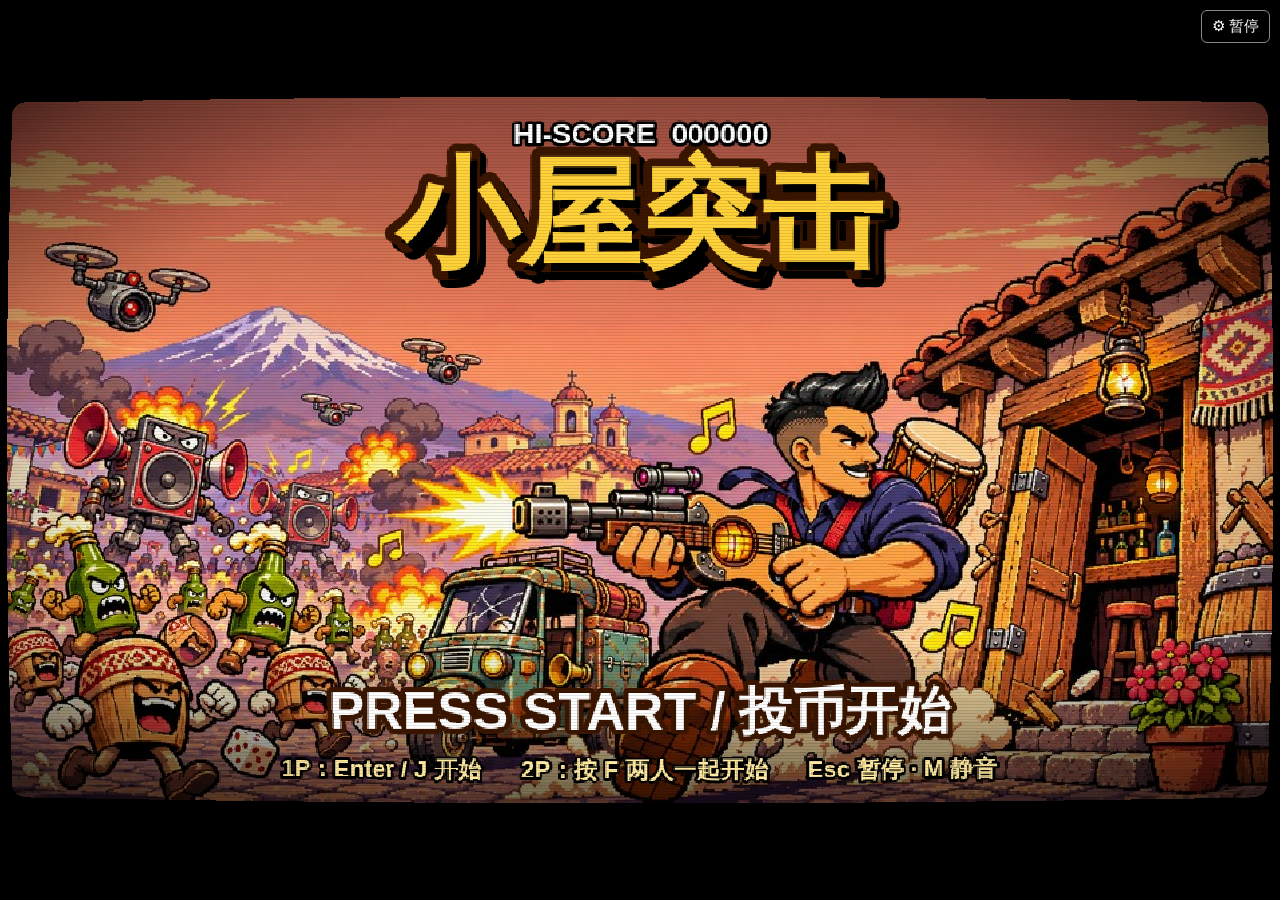
<file: index.html>
<!doctype html>
<html lang="zh-CN"><head><meta charset="utf-8">
<meta name="viewport" content="width=device-width,initial-scale=1">
<title>小屋突击</title>
<meta http-equiv="refresh" content="0; url=v1.0/">
<script>location.replace('v1.0/' + location.search + location.hash);</script>
<style>body{background:#000;color:#ffd27a;font:18px sans-serif;text-align:center;padding-top:30vh}a{color:#fff}</style>
</head><body>
<p>正在进入《小屋突击》v1.0……</p>
<p><a href="v1.0/">没跳转就点这里开始玩</a> · <a href="devlog/">开发日志</a></p>
</body></html>
</file>
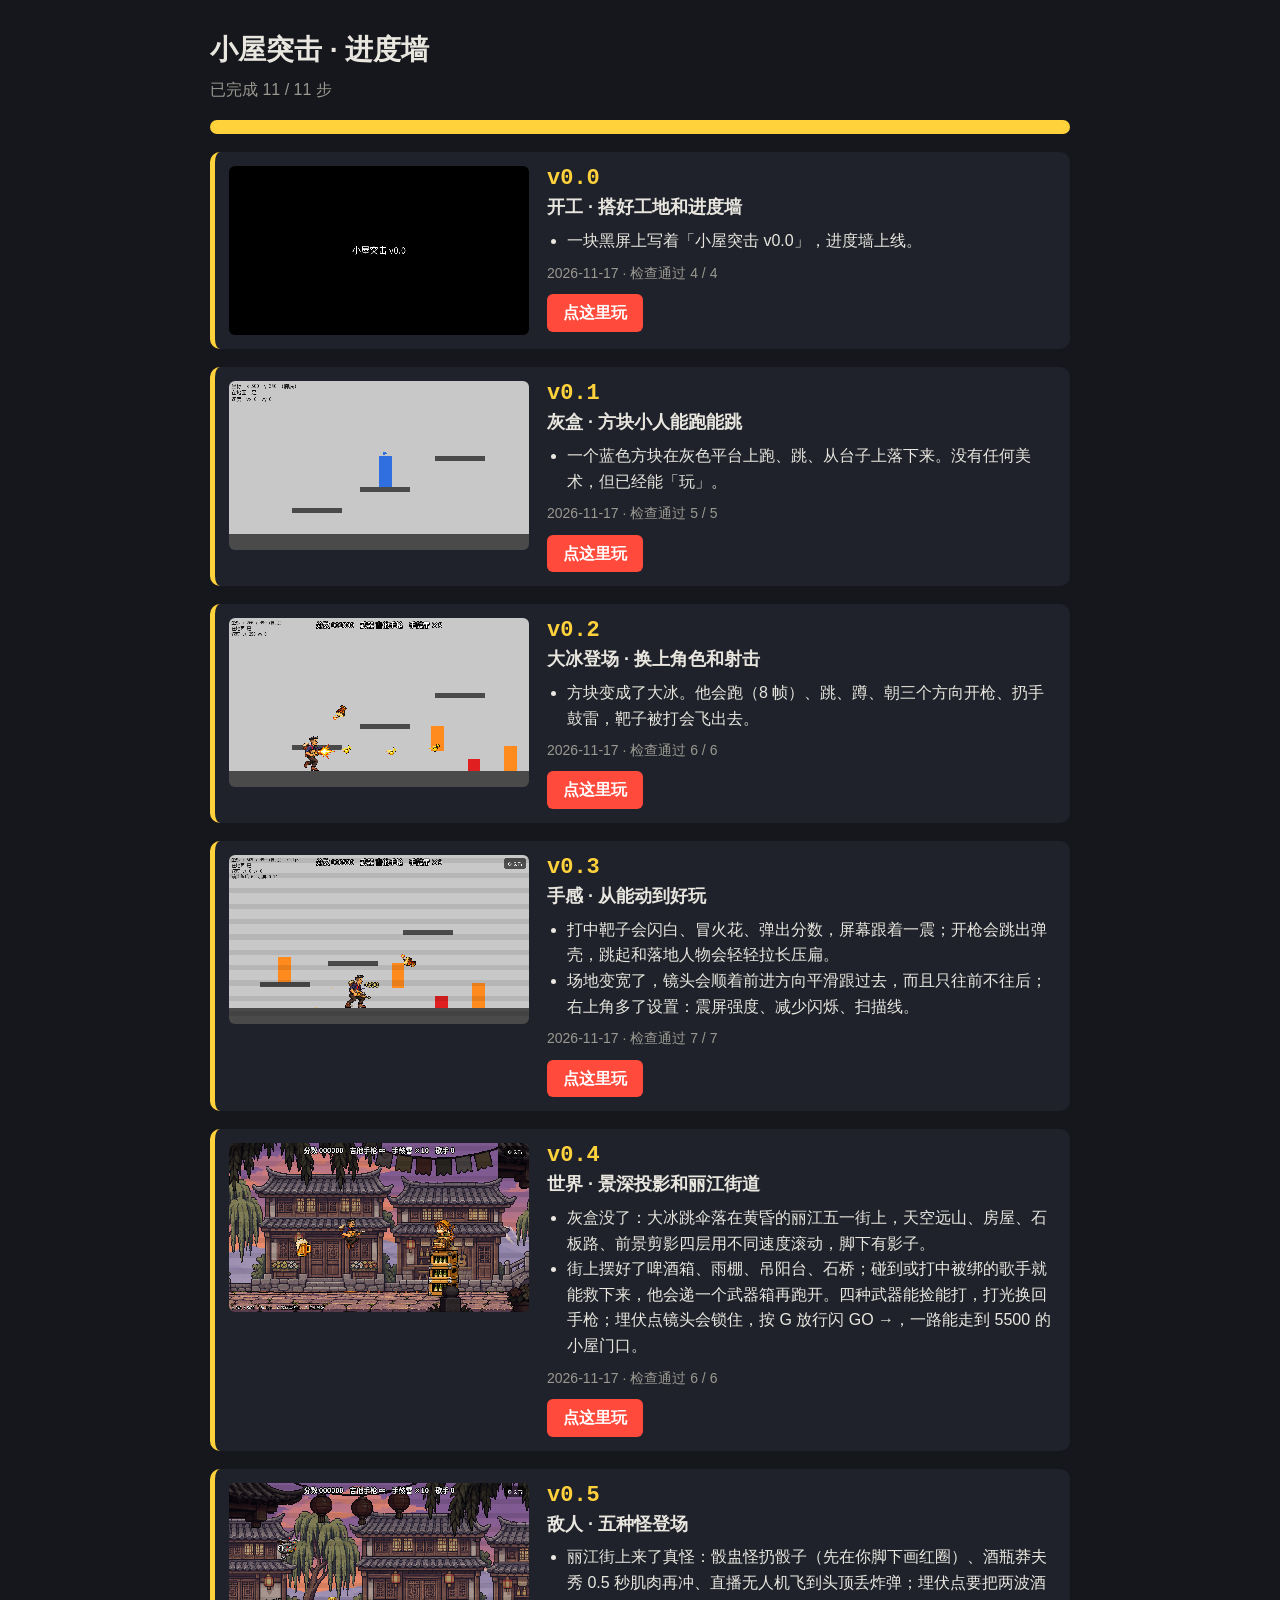
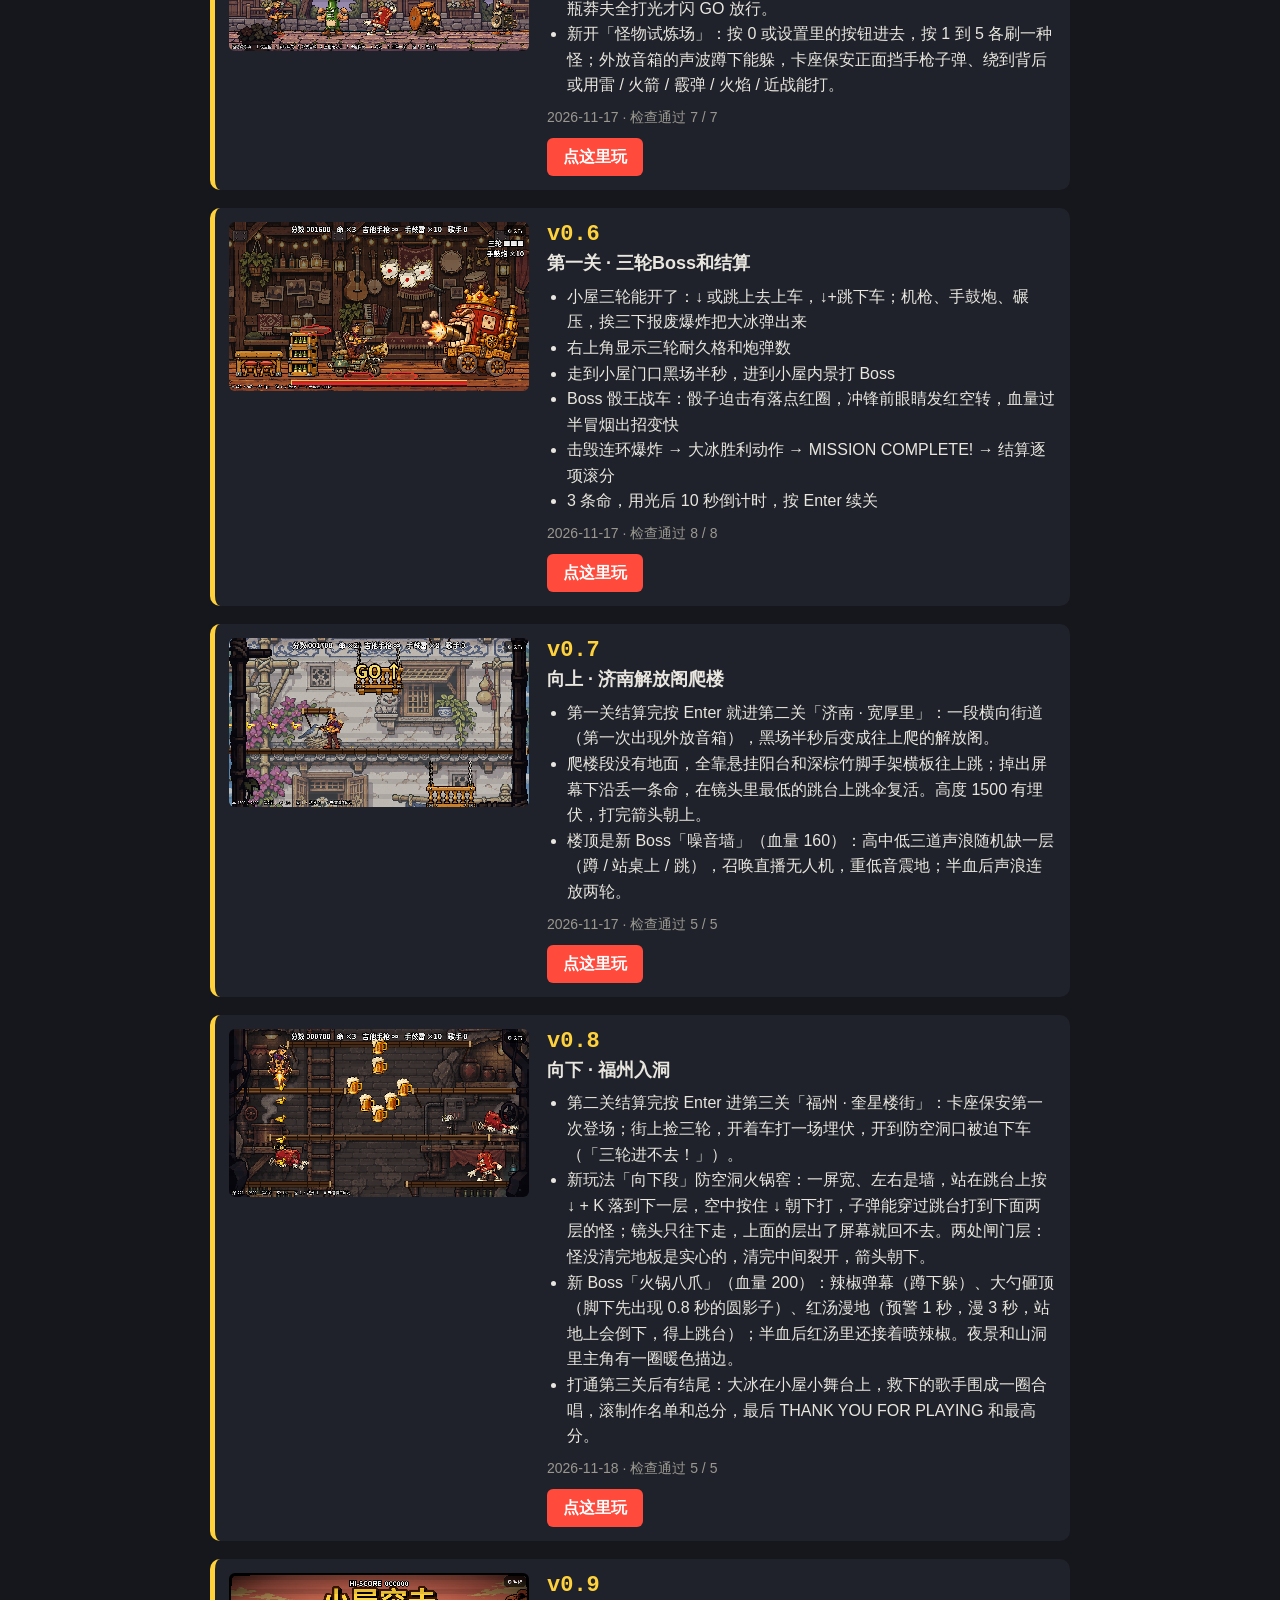
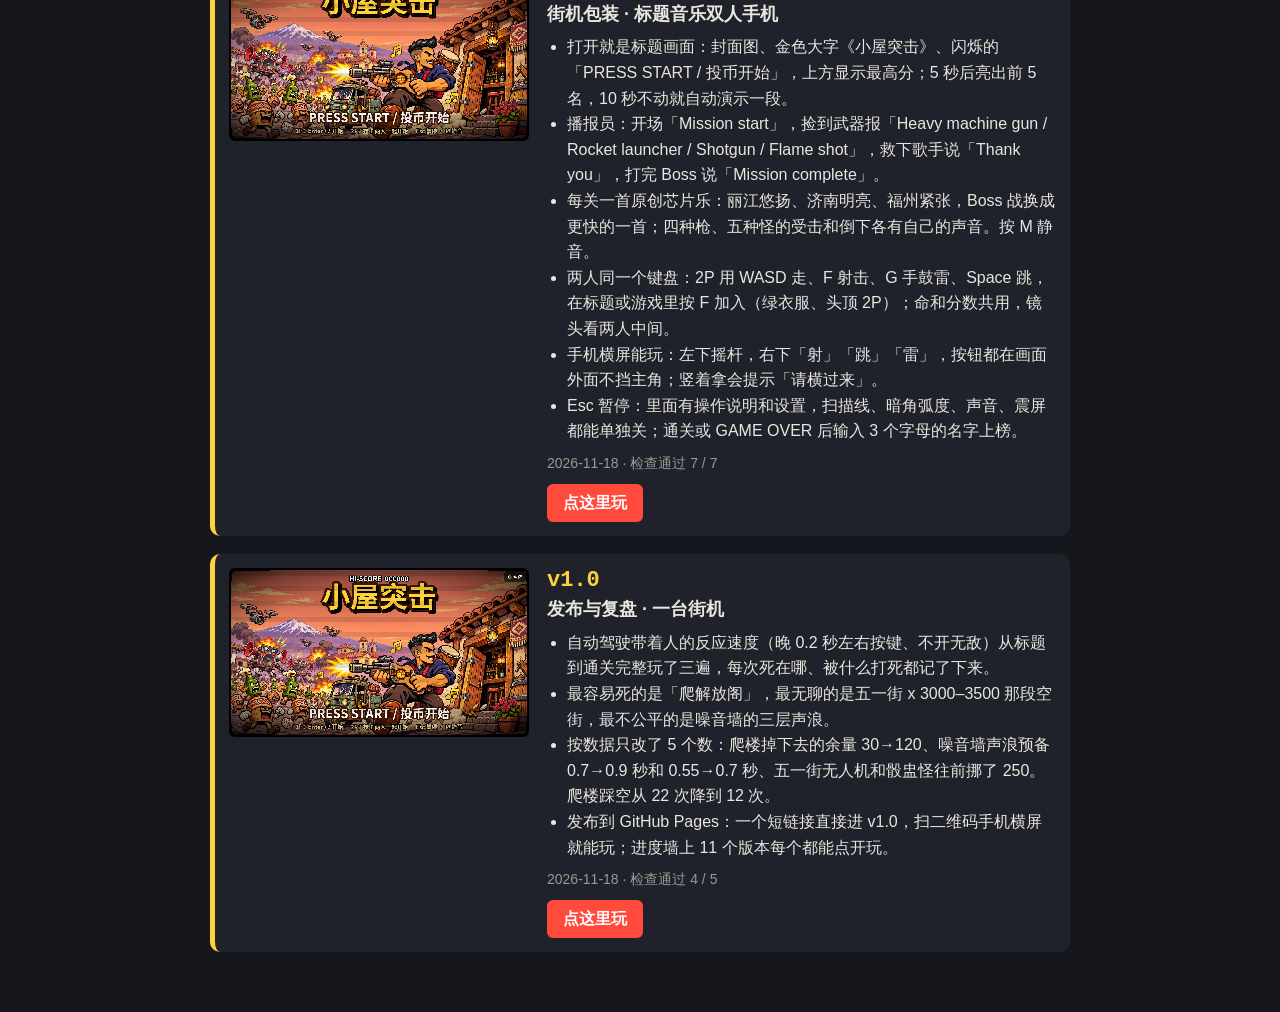
<file: devlog/index.html>
<!doctype html>
<html lang="zh"><head><meta charset="utf-8"><meta name="viewport" content="width=device-width,initial-scale=1"><title>小屋突击 · 进度墙</title>
<style>
body{margin:0;background:#15171c;color:#e8e6df;font:16px/1.6 -apple-system,"PingFang SC","Microsoft YaHei",sans-serif}
main{max-width:860px;margin:0 auto;padding:28px 18px 60px}
h1{font-size:28px;margin:0}.sub{color:#9a9890;margin:4px 0 18px}
.bar{height:14px;background:#2a2d35;border-radius:7px;overflow:hidden}.bar i{display:block;height:100%;background:#ffd23c}
.card{display:grid;grid-template-columns:300px 1fr;gap:18px;background:#1f222a;border-radius:10px;padding:14px;margin-top:18px;border-left:5px solid #444}
.card.done{border-left-color:#ffd23c}.card img{width:100%;border-radius:6px;image-rendering:pixelated;display:block}
.v{font:700 22px ui-monospace,Menlo,monospace;color:#ffd23c}.card:not(.done) .v{color:#777}
h2{font-size:18px;margin:2px 0 6px}ul{margin:0;padding-left:20px}.meta{color:#9a9890;font-size:14px;margin-top:8px}
a.play{display:inline-block;margin-top:10px;background:#ff4a3c;color:#fff;text-decoration:none;padding:6px 16px;border-radius:6px;font-weight:700}
.card:not(.done){opacity:.55}
@media(max-width:640px){.card{grid-template-columns:1fr}}
</style></head><body><main>
<h1 id="t">进度墙</h1><p class="sub" id="s"></p><div class="bar"><i id="b"></i></div><div id="list"></div>
</main><script>
const src=new URLSearchParams(location.search).get('data')||'versions.json';
fetch(src).then(r=>r.json()).then(d=>{
  const done=d.versions.filter(v=>v.done).length;
  document.getElementById('t').textContent=d.project+' · 进度墙';
  document.getElementById('s').textContent='已完成 '+done+' / '+d.total+' 步';
  document.getElementById('b').style.width=(done/d.total*100)+'%';
  const L=document.getElementById('list');
  for(const v of d.versions){const c=document.createElement('div');c.className='card'+(v.done?' done':'');
    const im=document.createElement('img');im.src=v.shot;im.alt=v.version;c.appendChild(im);
    const r=document.createElement('div');
    const a=document.createElement('div');a.className='v';a.textContent=v.version;r.appendChild(a);
    const h=document.createElement('h2');h.textContent=v.title;r.appendChild(h);
    const u=document.createElement('ul');for(const n of v.news){const li=document.createElement('li');li.textContent=n;u.appendChild(li);}r.appendChild(u);
    const m=document.createElement('div');m.className='meta';m.textContent=v.done?(v.date+' · 检查通过 '+v.passed+' / '+v.total):'还没做';r.appendChild(m);
    if(v.done&&/^https?:|^\//.test(v.link)){const p=document.createElement('a');p.className='play';p.href=v.link;p.textContent='点这里玩';r.appendChild(p);}
    c.appendChild(r);L.appendChild(c);}
  window.__n=d.versions.length;
});
</script></body></html>
</file>
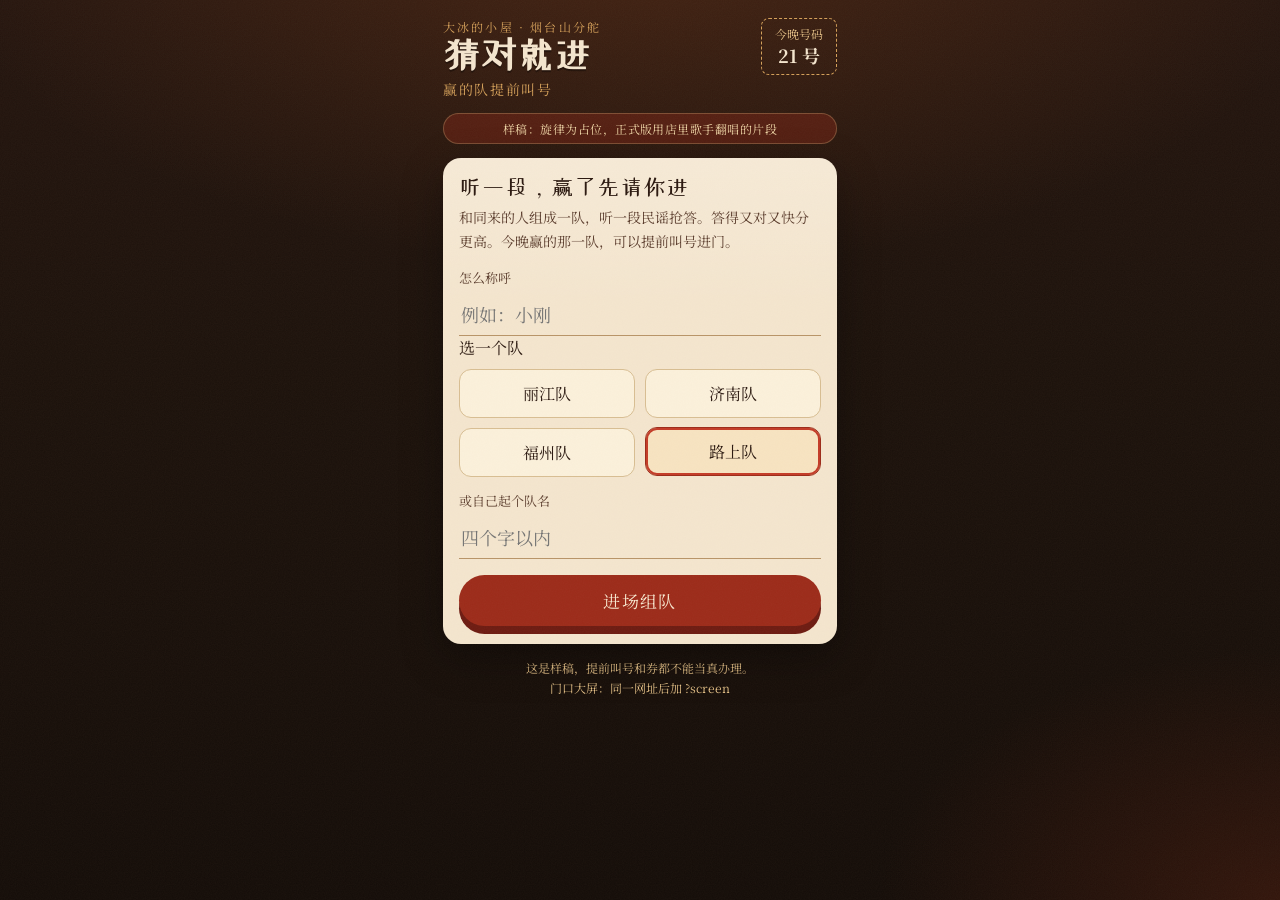
<file: listen-sample/index.html>
<!DOCTYPE html>
<html lang="zh-CN">
<head>
  <meta charset="UTF-8" />
  <meta name="viewport" content="width=device-width, initial-scale=1, viewport-fit=cover" />
  <meta name="theme-color" content="#1c120c" />
  <title>猜对就进 · 赢的队提前叫号 · 大冰的小屋烟台山分舵（样稿）</title>
  <link rel="preconnect" href="https://fonts.googleapis.com" />
  <link rel="preconnect" href="https://fonts.gstatic.com" crossorigin />
  <link href="https://fonts.googleapis.com/css2?family=Ma+Shan+Zheng&family=Noto+Serif+SC:wght@400;600;700&family=ZCOOL+XiaoWei&display=swap" rel="stylesheet" />
  <link rel="stylesheet" href="styles.css" />
</head>
<body>
  <div class="grain" aria-hidden="true"></div>
  <div id="app"></div>
  <script src="app.js"></script>
</body>
</html>
</file>
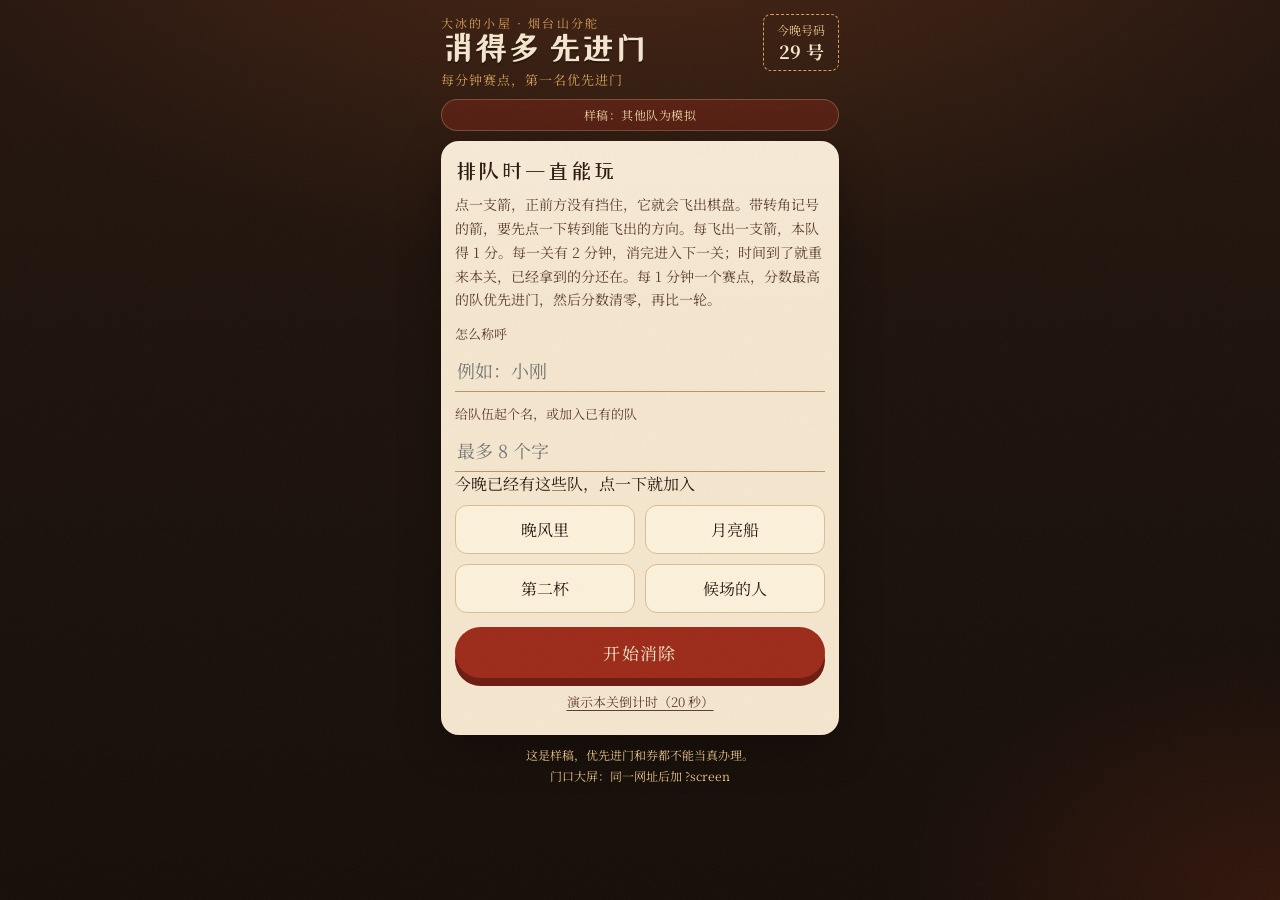
<file: queue-puzzle/index.html>
<!DOCTYPE html>
<html lang="zh-CN">
<head>
  <meta charset="UTF-8" />
  <meta name="viewport" content="width=device-width, initial-scale=1, viewport-fit=cover" />
  <meta name="format-detection" content="telephone=no" />
  <meta name="theme-color" content="#1c120c" />
  <title>消得多 先进门 · 每分钟赛点，第一名优先进门 · 大冰的小屋烟台山分舵（样稿）</title>
  <link rel="preconnect" href="https://fonts.googleapis.com" />
  <link rel="preconnect" href="https://fonts.gstatic.com" crossorigin />
  <link href="https://fonts.googleapis.com/css2?family=Ma+Shan+Zheng&family=Noto+Serif+SC:wght@400;600;700&family=ZCOOL+XiaoWei&display=swap" rel="stylesheet" />
  <link rel="stylesheet" href="styles.css" />
</head>
<body>
  <div class="grain" aria-hidden="true"></div>
  <div id="fly-layer" aria-hidden="true"></div>
  <div id="app"></div>
  <script src="app.js"></script>
</body>
</html>
</file>
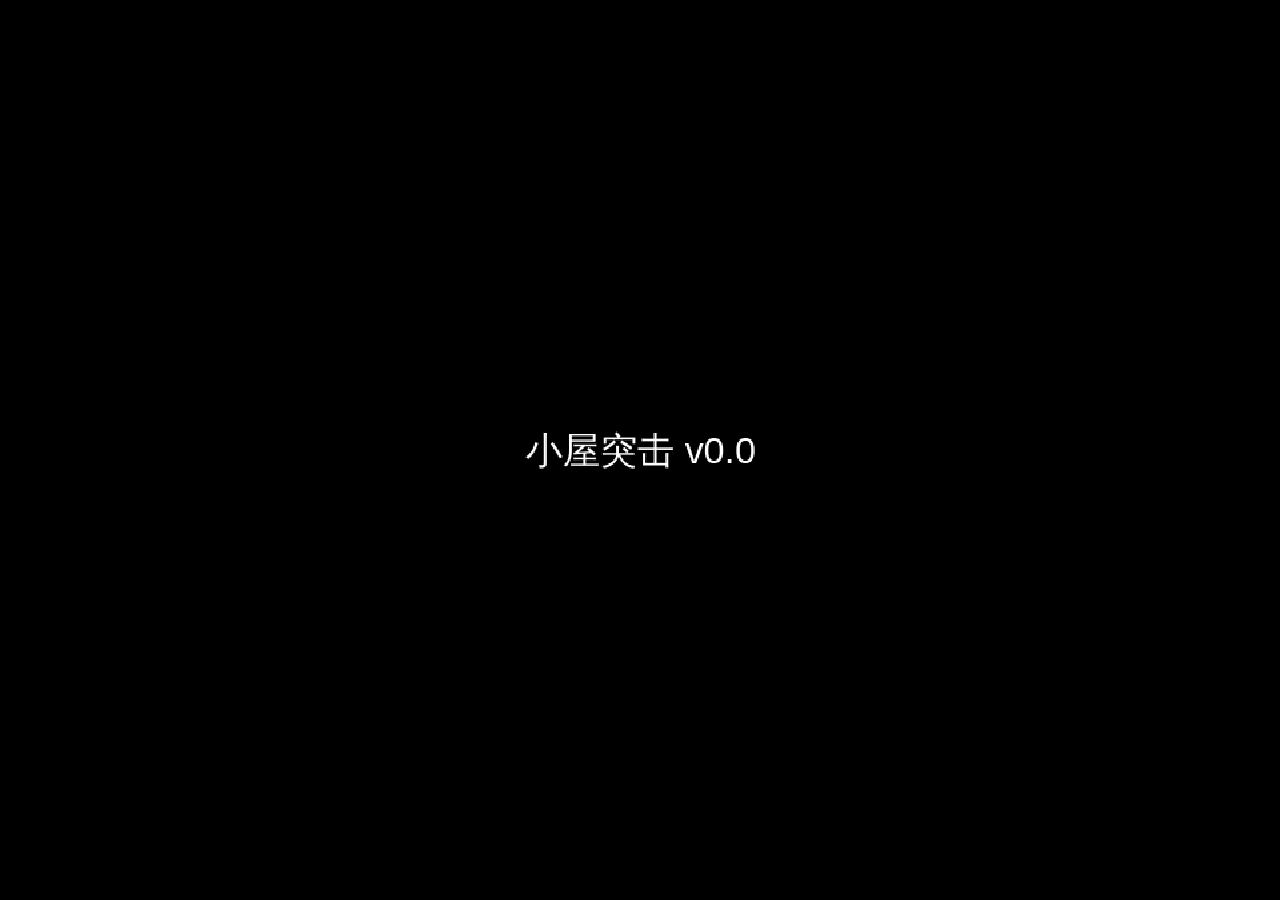
<file: v0.0/index.html>
<!doctype html>
<html lang="zh">
  <head>
    <meta charset="utf-8" />
    <meta name="viewport" content="width=device-width, initial-scale=1" />
    <title>小屋突击</title>
    <link rel="icon" href="data:," />
    <style>html,body{background:#000;height:100%;margin:0}#game{width:100%;height:100%}canvas{image-rendering:pixelated}</style>
    <script type="module" crossorigin src="./assets/index-DUlXjhRu.js"></script>
  </head>
  <body>
    <div id="game"></div>
  </body>
</html>
</file>
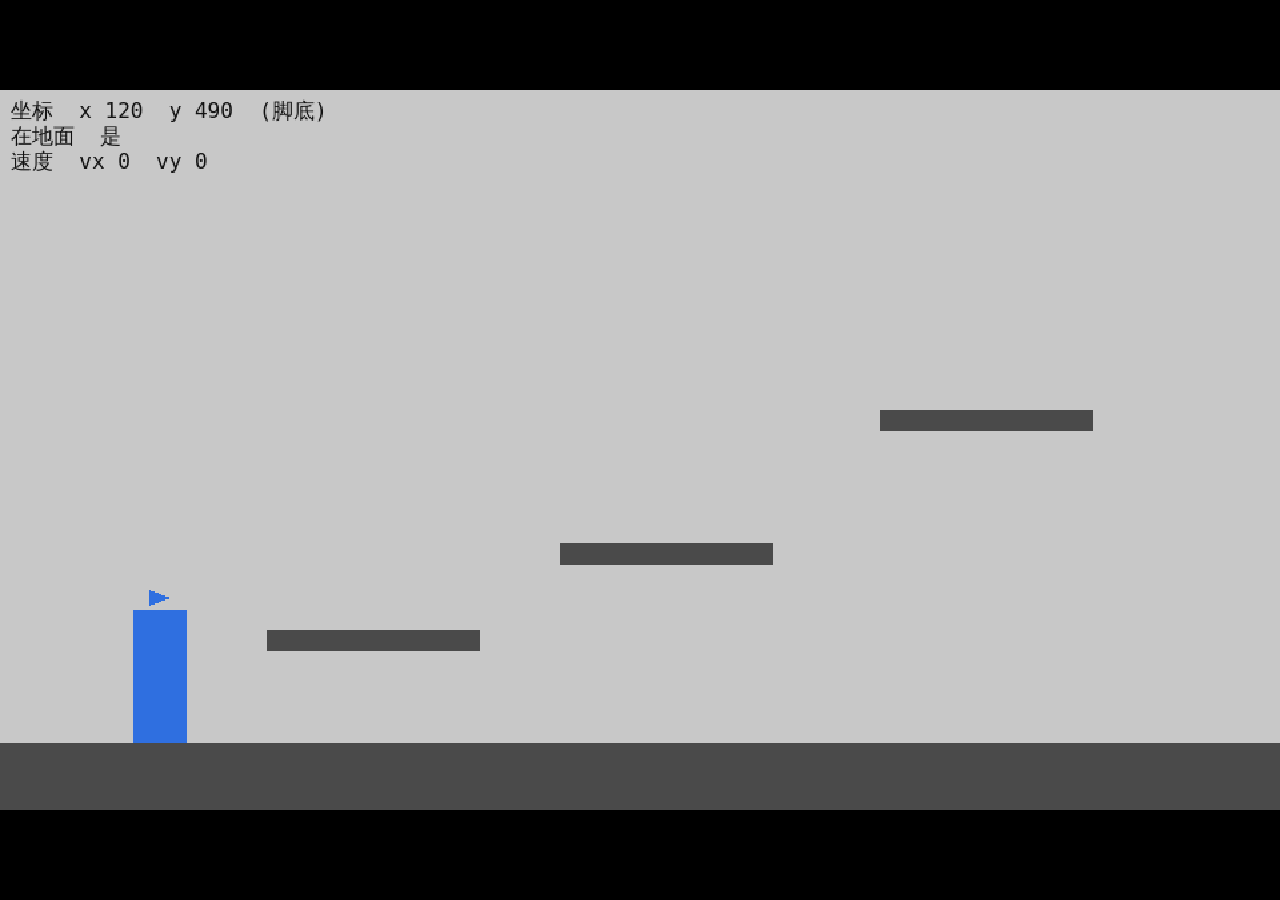
<file: v0.1/index.html>
<!doctype html>
<html lang="zh">
  <head>
    <meta charset="utf-8" />
    <meta name="viewport" content="width=device-width, initial-scale=1" />
    <title>小屋突击</title>
    <link rel="icon" href="data:," />
    <style>html,body{background:#000;height:100%;margin:0}#game{width:100%;height:100%}canvas{image-rendering:pixelated}</style>
    <script type="module" crossorigin src="./assets/index-CP5r6k_7.js"></script>
  </head>
  <body>
    <div id="game"></div>
  </body>
</html>
</file>
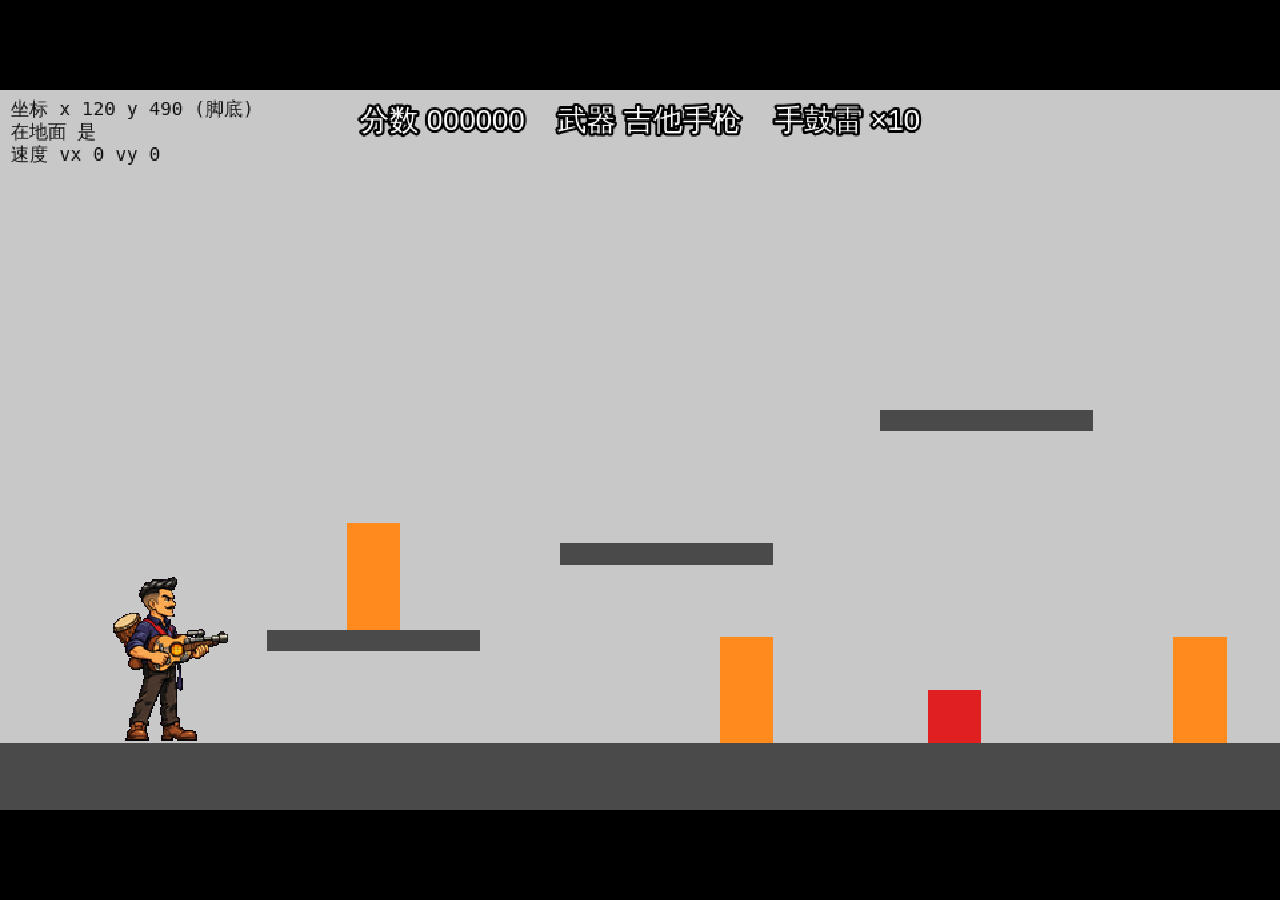
<file: v0.2/index.html>
<!doctype html>
<html lang="zh">
  <head>
    <meta charset="utf-8" />
    <meta name="viewport" content="width=device-width, initial-scale=1" />
    <title>小屋突击</title>
    <link rel="icon" href="data:," />
    <style>html,body{background:#000;height:100%;margin:0}#game{width:100%;height:100%}canvas{image-rendering:pixelated}</style>
    <script type="module" crossorigin src="./assets/index-CYK3etyq.js"></script>
  </head>
  <body>
    <div id="game"></div>
  </body>
</html>
</file>
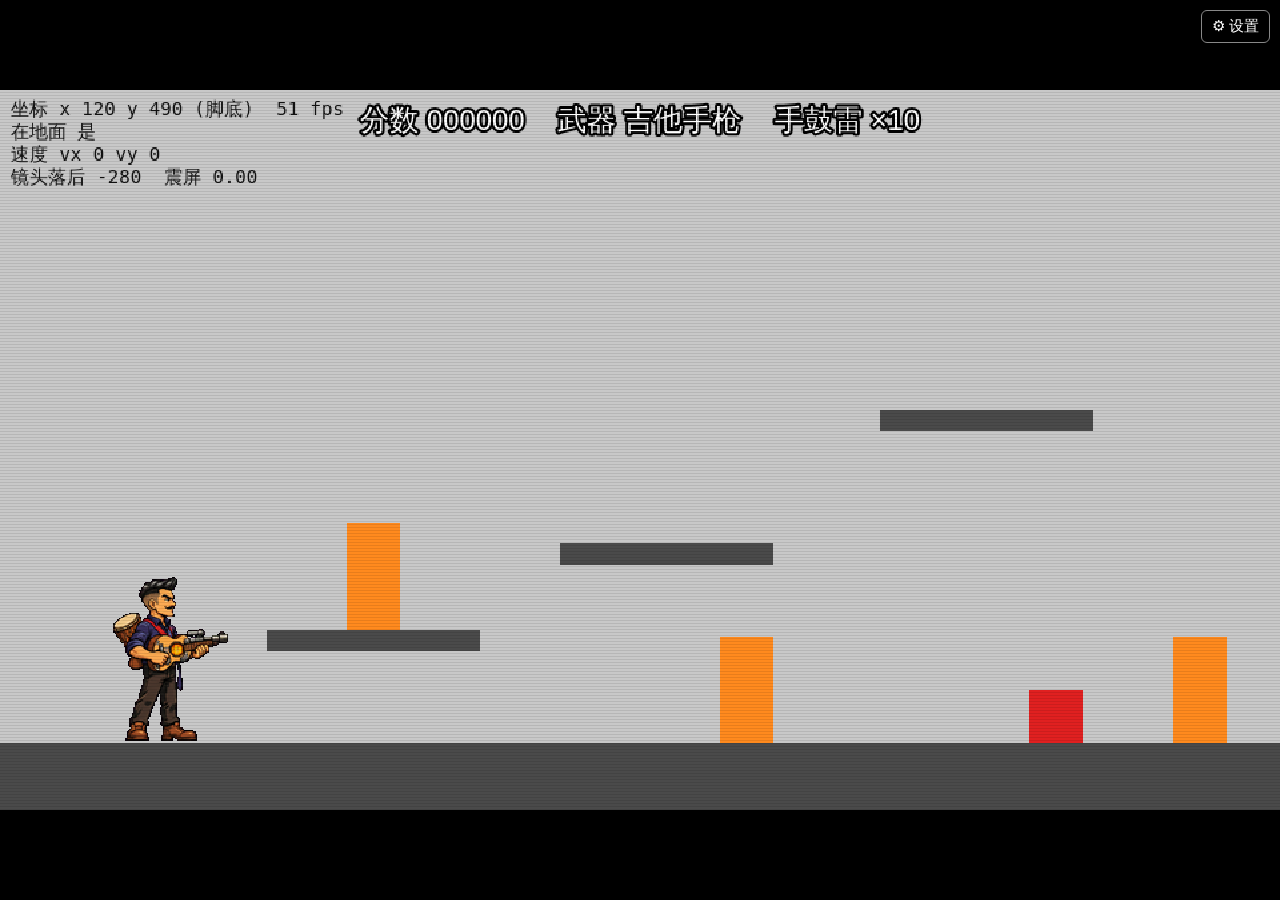
<file: v0.3/index.html>
<!doctype html>
<html lang="zh">
  <head>
    <meta charset="utf-8" />
    <meta name="viewport" content="width=device-width, initial-scale=1" />
    <title>小屋突击</title>
    <link rel="icon" href="data:," />
    <style>html,body{background:#000;height:100%;margin:0;font-family:PingFang SC,Microsoft YaHei,Noto Sans CJK SC,sans-serif;overflow:hidden}#game{width:100%;height:100%}canvas{image-rendering:pixelated}#scanlines{pointer-events:none;z-index:5;background:repeating-linear-gradient(#0000 0 2px,#0000002e 3px 3px);display:none;position:fixed;inset:0}#scanlines.on{display:block}#gear{z-index:10;color:#fff;cursor:pointer;background:#0009;border:1px solid #888;border-radius:6px;padding:6px 10px;font-size:15px;position:fixed;top:10px;right:10px}#settings{z-index:10;color:#eee;background:#141418f2;border:1px solid #666;border-radius:8px;width:250px;padding:14px 16px;font-size:15px;line-height:2;position:fixed;top:50px;right:10px}#settings h3{margin:0 0 6px;font-size:17px}#settings label{justify-content:space-between;align-items:center;gap:8px;display:flex}#settings input[type=range]{width:120px}#settings button{cursor:pointer;width:100%;margin-top:6px;padding:6px;font-size:15px}#settings .tip{color:#aaa;margin-top:6px;font-size:13px;line-height:1.5}</style>
    <script type="module" crossorigin src="./assets/index-BDZGKsu0.js"></script>
  </head>
  <body>
    <div id="game"></div>
    <div id="scanlines"></div>
    <button id="gear" type="button">⚙ 设置</button>
    <div id="settings" hidden>
      <h3>设置</h3>
      <label>震屏强度 <input id="set-shake" type="range" min="0" max="100" step="5" /> <span id="set-shake-v"></span></label>
      <label>减少闪烁 <input id="set-flash" type="checkbox" /></label>
      <label>扫描线 <input id="set-scan" type="checkbox" /></label>
      <button id="set-close" type="button">关闭</button>
      <div class="tip">← → 走，K 跳，↓ 蹲，↑ 朝上瞄，J 射击，L 手鼓雷。Esc 打开 / 关闭设置。</div>
    </div>
  </body>
</html>
</file>
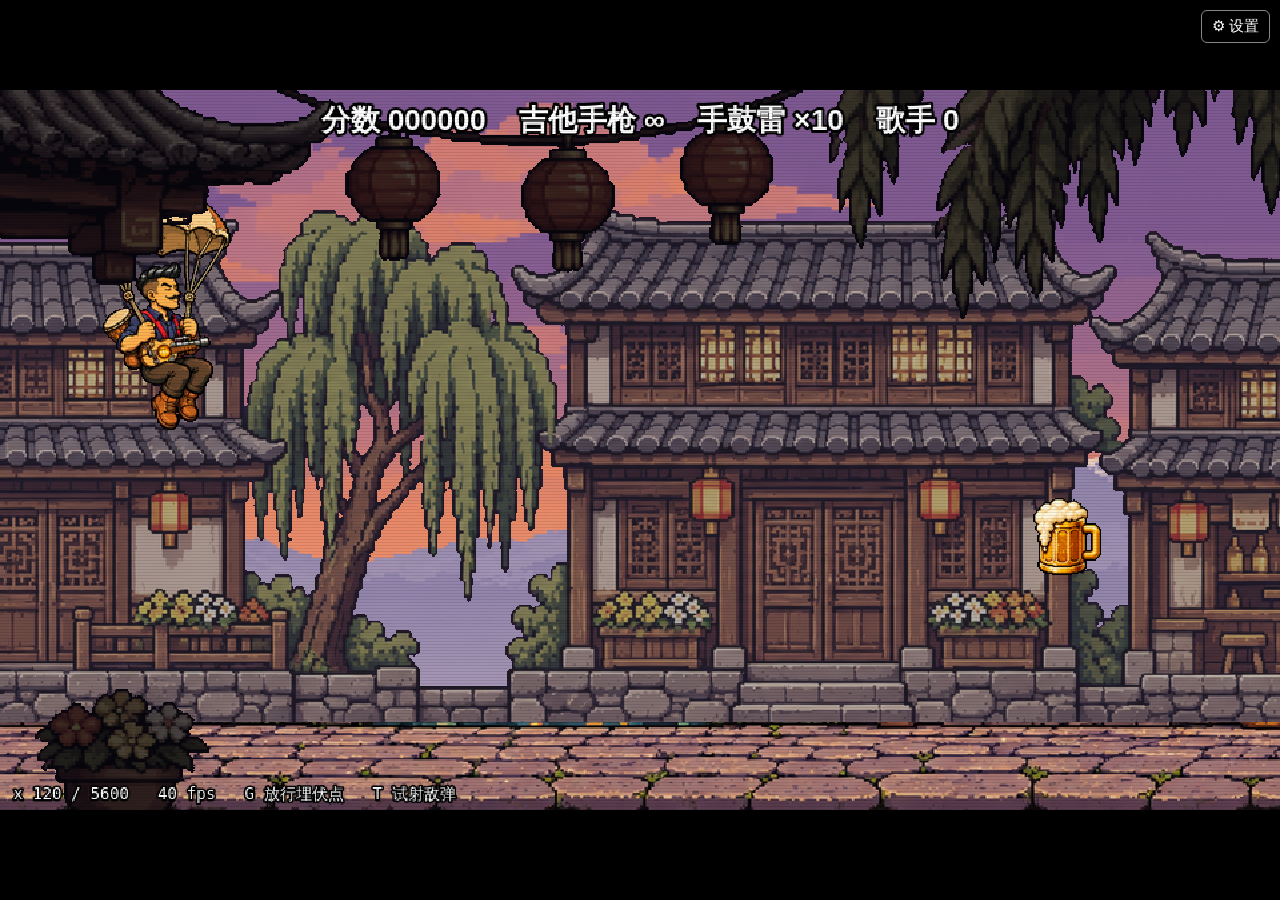
<file: v0.4/index.html>
<!doctype html>
<html lang="zh">
  <head>
    <meta charset="utf-8" />
    <meta name="viewport" content="width=device-width, initial-scale=1" />
    <title>小屋突击</title>
    <link rel="icon" href="data:," />
    <style>html,body{background:#000;height:100%;margin:0;font-family:PingFang SC,Microsoft YaHei,Noto Sans CJK SC,sans-serif;overflow:hidden}#game{width:100%;height:100%}canvas{image-rendering:pixelated}#scanlines{pointer-events:none;z-index:5;background:repeating-linear-gradient(#0000 0 2px,#0000002e 3px 3px);display:none;position:fixed;inset:0}#scanlines.on{display:block}#gear{z-index:10;color:#fff;cursor:pointer;background:#0009;border:1px solid #888;border-radius:6px;padding:6px 10px;font-size:15px;position:fixed;top:10px;right:10px}#settings{z-index:10;color:#eee;background:#141418f2;border:1px solid #666;border-radius:8px;width:250px;padding:14px 16px;font-size:15px;line-height:2;position:fixed;top:50px;right:10px}#settings h3{margin:0 0 6px;font-size:17px}#settings label{justify-content:space-between;align-items:center;gap:8px;display:flex}#settings input[type=range]{width:120px}#settings button{cursor:pointer;width:100%;margin-top:6px;padding:6px;font-size:15px}#settings .tip{color:#aaa;margin-top:6px;font-size:13px;line-height:1.5}</style>
    <script type="module" crossorigin src="./assets/index-DW1oMdjX.js"></script>
  </head>
  <body>
    <div id="game"></div>
    <div id="scanlines"></div>
    <button id="gear" type="button">⚙ 设置</button>
    <div id="settings" hidden>
      <h3>设置</h3>
      <label>震屏强度 <input id="set-shake" type="range" min="0" max="100" step="5" /> <span id="set-shake-v"></span></label>
      <label>减少闪烁 <input id="set-flash" type="checkbox" /></label>
      <label>扫描线 <input id="set-scan" type="checkbox" /></label>
      <button id="set-close" type="button">关闭</button>
      <div class="tip">← → 走，K 跳，↓ 蹲，↑ 朝上瞄，J 射击，L 手鼓雷。G 放行埋伏点（这一版代替清怪），T 试射一颗敌方骰子（看光晕和落点红圈）。Esc 打开 / 关闭设置。</div>
    </div>
  </body>
</html>
</file>
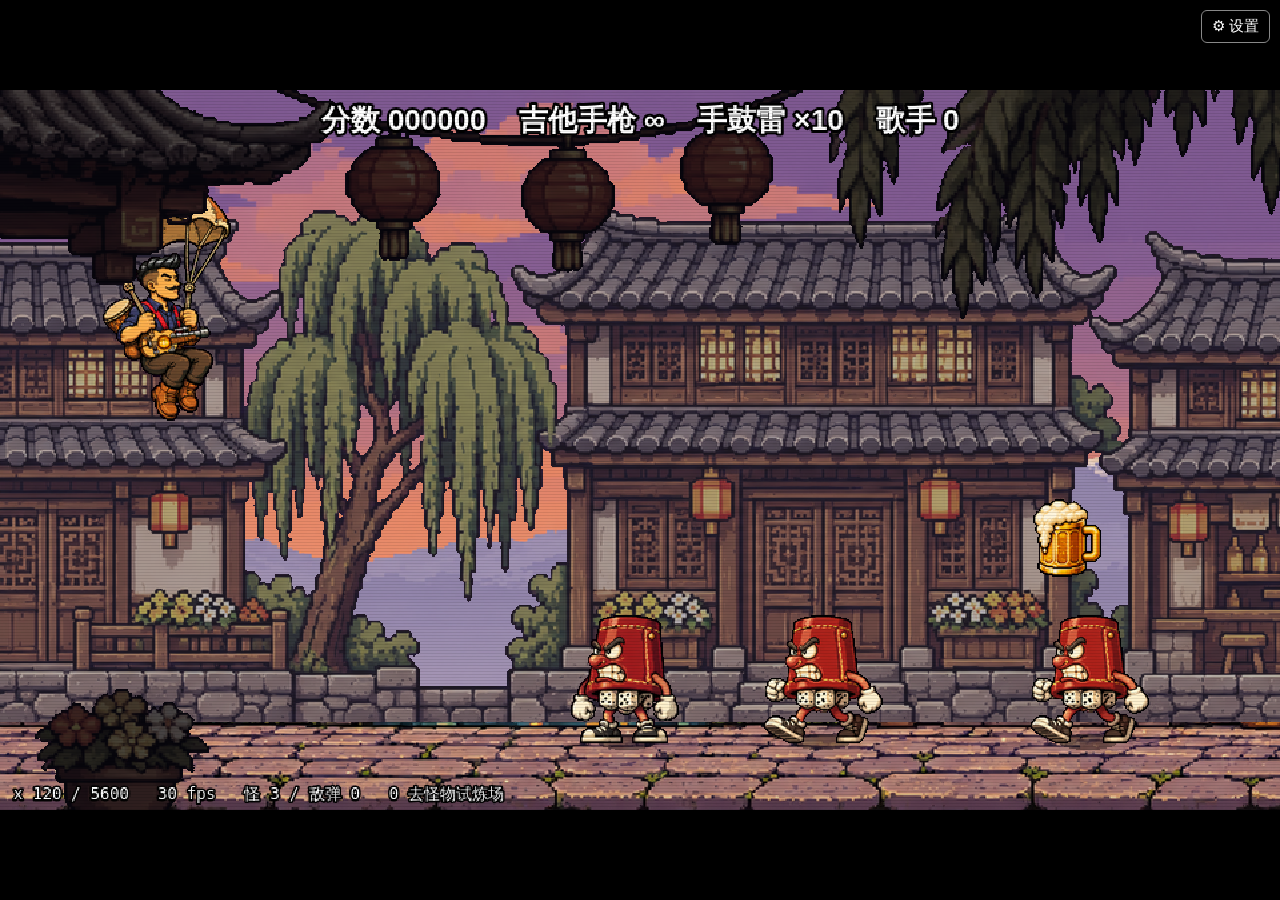
<file: v0.5/index.html>
<!doctype html>
<html lang="zh">
  <head>
    <meta charset="utf-8" />
    <meta name="viewport" content="width=device-width, initial-scale=1" />
    <title>小屋突击</title>
    <link rel="icon" href="data:," />
    <style>html,body{background:#000;height:100%;margin:0;font-family:PingFang SC,Microsoft YaHei,Noto Sans CJK SC,sans-serif;overflow:hidden}#game{width:100%;height:100%}canvas{image-rendering:pixelated}#scanlines{pointer-events:none;z-index:5;background:repeating-linear-gradient(#0000 0 2px,#0000002e 3px 3px);display:none;position:fixed;inset:0}#scanlines.on{display:block}#gear{z-index:10;color:#fff;cursor:pointer;background:#0009;border:1px solid #888;border-radius:6px;padding:6px 10px;font-size:15px;position:fixed;top:10px;right:10px}#settings{z-index:10;color:#eee;background:#141418f2;border:1px solid #666;border-radius:8px;width:250px;padding:14px 16px;font-size:15px;line-height:2;position:fixed;top:50px;right:10px}#settings h3{margin:0 0 6px;font-size:17px}#settings label{justify-content:space-between;align-items:center;gap:8px;display:flex}#settings input[type=range]{width:120px}#settings button{cursor:pointer;width:100%;margin-top:6px;padding:6px;font-size:15px}#settings .tip{color:#aaa;margin-top:6px;font-size:13px;line-height:1.5}</style>
    <script type="module" crossorigin src="./assets/index-BfP5DbIA.js"></script>
  </head>
  <body>
    <div id="game"></div>
    <div id="scanlines"></div>
    <button id="gear" type="button">⚙ 设置</button>
    <div id="settings" hidden>
      <h3>设置</h3>
      <label>震屏强度 <input id="set-shake" type="range" min="0" max="100" step="5" /> <span id="set-shake-v"></span></label>
      <label>减少闪烁 <input id="set-flash" type="checkbox" /></label>
      <label>扫描线 <input id="set-scan" type="checkbox" /></label>
      <button id="set-arena" type="button">怪物试炼场</button>
      <button id="set-close" type="button">关闭</button>
      <div class="tip">← → 走，K 跳，↓ 蹲，↑ 朝上瞄，J 射击，L 手鼓雷。按 0 进 / 出「怪物试炼场」：在试炼场里按 1 骰盅怪、2 酒瓶莽夫、3 外放音箱、4 直播无人机、5 卡座保安，C 清场。Esc 打开 / 关闭设置。</div>
    </div>
  </body>
</html>
</file>
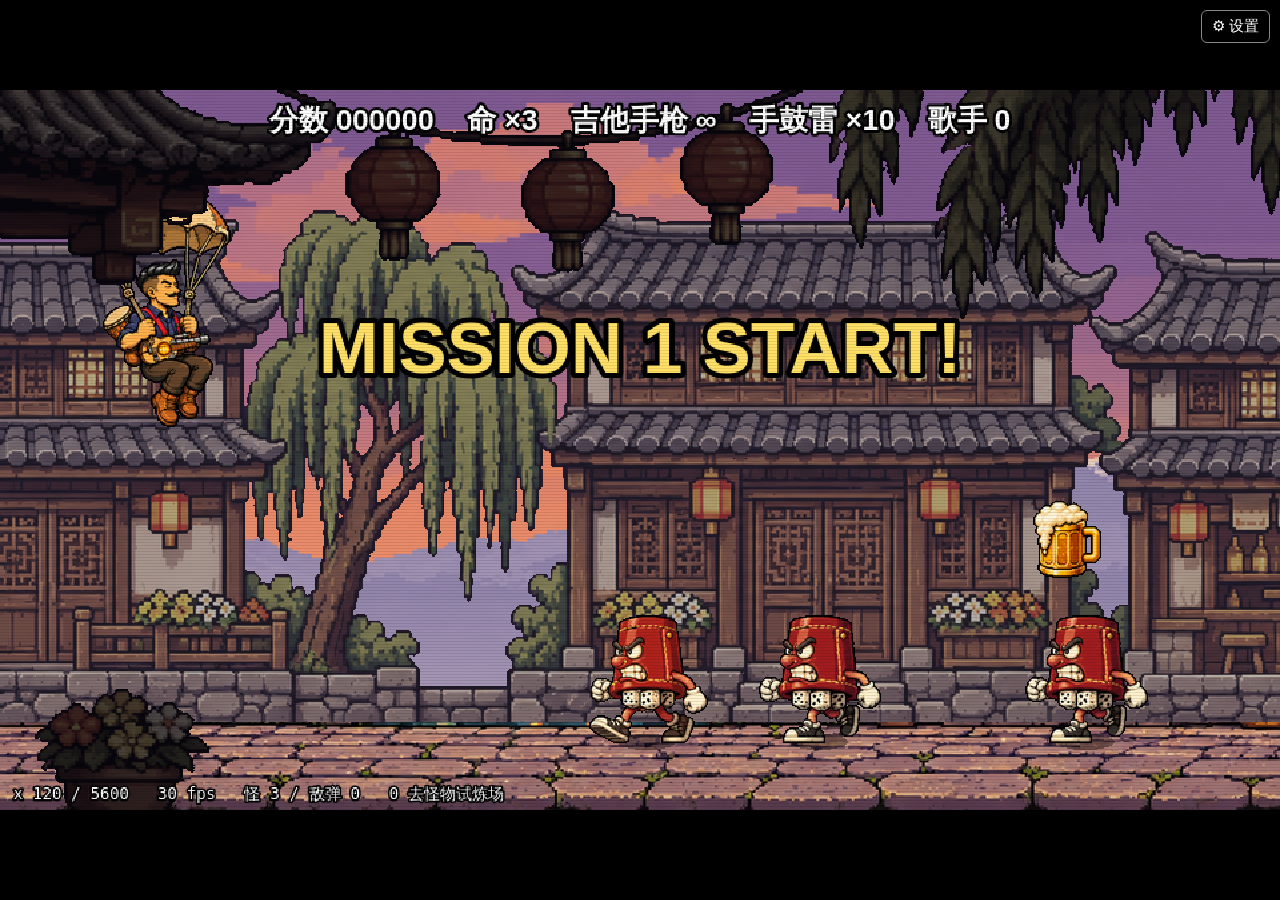
<file: v0.6/index.html>
<!doctype html>
<html lang="zh">
  <head>
    <meta charset="utf-8" />
    <meta name="viewport" content="width=device-width, initial-scale=1" />
    <title>小屋突击</title>
    <link rel="icon" href="data:," />
    <style>html,body{background:#000;height:100%;margin:0;font-family:PingFang SC,Microsoft YaHei,Noto Sans CJK SC,sans-serif;overflow:hidden}#game{width:100%;height:100%}canvas{image-rendering:pixelated}#scanlines{pointer-events:none;z-index:5;background:repeating-linear-gradient(#0000 0 2px,#0000002e 3px 3px);display:none;position:fixed;inset:0}#scanlines.on{display:block}#gear{z-index:10;color:#fff;cursor:pointer;background:#0009;border:1px solid #888;border-radius:6px;padding:6px 10px;font-size:15px;position:fixed;top:10px;right:10px}#settings{z-index:10;color:#eee;background:#141418f2;border:1px solid #666;border-radius:8px;width:250px;padding:14px 16px;font-size:15px;line-height:2;position:fixed;top:50px;right:10px}#settings h3{margin:0 0 6px;font-size:17px}#settings label{justify-content:space-between;align-items:center;gap:8px;display:flex}#settings input[type=range]{width:120px}#settings button{cursor:pointer;width:100%;margin-top:6px;padding:6px;font-size:15px}#settings .tip{color:#aaa;margin-top:6px;font-size:13px;line-height:1.5}</style>
    <script type="module" crossorigin src="./assets/index-B7RzDlJx.js"></script>
  </head>
  <body>
    <div id="game"></div>
    <div id="scanlines"></div>
    <button id="gear" type="button">⚙ 设置</button>
    <div id="settings" hidden>
      <h3>设置</h3>
      <label>震屏强度 <input id="set-shake" type="range" min="0" max="100" step="5" /> <span id="set-shake-v"></span></label>
      <label>减少闪烁 <input id="set-flash" type="checkbox" /></label>
      <label>扫描线 <input id="set-scan" type="checkbox" /></label>
      <button id="set-arena" type="button">怪物试炼场</button>
      <button id="set-boss" type="button">直接打 Boss</button>
      <button id="set-close" type="button">关闭</button>
      <div class="tip">← → 走，K 跳，↓ 蹲，↑ 朝上瞄，J 射击，L 手鼓雷。三轮：站在车旁按 ↓ 或跳到车上就上车，↓ + K 下车；车上 J 机枪、L 手鼓炮。三条命用光后按 Enter 续关。按 0 进 / 出「怪物试炼场」：1 骰盅怪、2 酒瓶莽夫、3 外放音箱、4 直播无人机、5 卡座保安、6 放一辆三轮，C 清场。Esc 打开 / 关闭设置。</div>
    </div>
  </body>
</html>
</file>
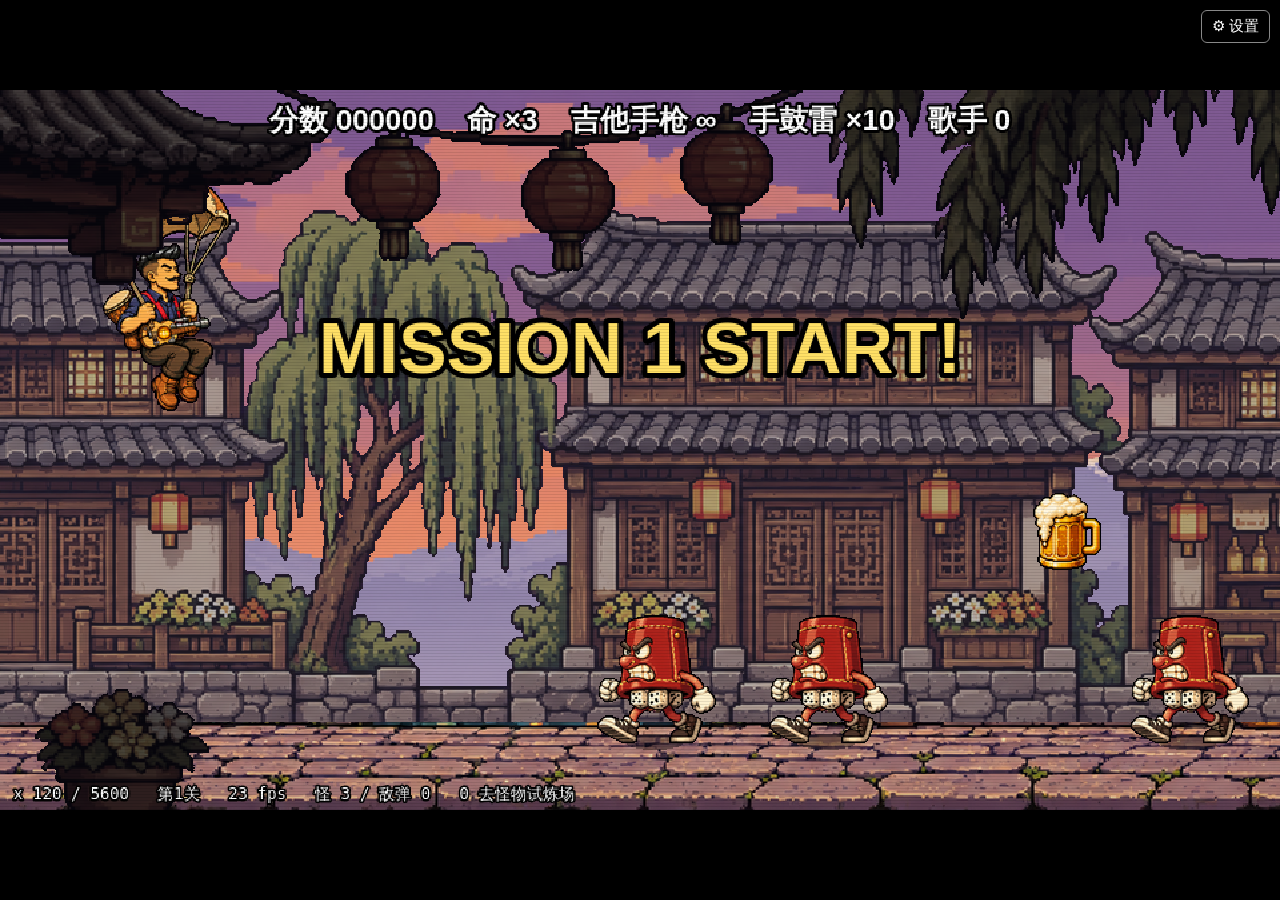
<file: v0.7/index.html>
<!doctype html>
<html lang="zh">
  <head>
    <meta charset="utf-8" />
    <meta name="viewport" content="width=device-width, initial-scale=1" />
    <title>小屋突击</title>
    <link rel="icon" href="data:," />
    <style>html,body{background:#000;height:100%;margin:0;font-family:PingFang SC,Microsoft YaHei,Noto Sans CJK SC,sans-serif;overflow:hidden}#game{width:100%;height:100%}canvas{image-rendering:pixelated}#scanlines{pointer-events:none;z-index:5;background:repeating-linear-gradient(#0000 0 2px,#0000002e 3px 3px);display:none;position:fixed;inset:0}#scanlines.on{display:block}#gear{z-index:10;color:#fff;cursor:pointer;background:#0009;border:1px solid #888;border-radius:6px;padding:6px 10px;font-size:15px;position:fixed;top:10px;right:10px}#settings{z-index:10;color:#eee;background:#141418f2;border:1px solid #666;border-radius:8px;width:250px;padding:14px 16px;font-size:15px;line-height:2;position:fixed;top:50px;right:10px}#settings h3{margin:0 0 6px;font-size:17px}#settings label{justify-content:space-between;align-items:center;gap:8px;display:flex}#settings input[type=range]{width:120px}#settings button{cursor:pointer;width:100%;margin-top:6px;padding:6px;font-size:15px}#settings .tip{color:#aaa;margin-top:6px;font-size:13px;line-height:1.5}</style>
    <script type="module" crossorigin src="./assets/index-CI0xEqc2.js"></script>
  </head>
  <body>
    <div id="game"></div>
    <div id="scanlines"></div>
    <button id="gear" type="button">⚙ 设置</button>
    <div id="settings" hidden>
      <h3>设置</h3>
      <label>震屏强度 <input id="set-shake" type="range" min="0" max="100" step="5" /> <span id="set-shake-v"></span></label>
      <label>减少闪烁 <input id="set-flash" type="checkbox" /></label>
      <label>扫描线 <input id="set-scan" type="checkbox" /></label>
      <button id="set-arena" type="button">怪物试炼场</button>
      <button id="set-boss" type="button">直接打 Boss</button>
      <button id="set-level2" type="button">第二关 · 济南</button>
      <button id="set-climb" type="button">直接爬解放阁</button>
      <button id="set-boss2" type="button">直接打噪音墙</button>
      <button id="set-close" type="button">关闭</button>
      <div class="tip">← → 走，K 跳，↓ 蹲，↑ 朝上瞄，J 射击，L 手鼓雷。三轮：站在车旁按 ↓ 或跳到车上就上车，↓ + K 下车；车上 J 机枪、L 手鼓炮。三条命用光后按 Enter 续关；第一关结算完按 Enter 进第二关。按 0 进 / 出「怪物试炼场」：1 骰盅怪、2 酒瓶莽夫、3 外放音箱、4 直播无人机、5 卡座保安、6 放一辆三轮，C 清场。Esc 打开 / 关闭设置。</div>
    </div>
  </body>
</html>
</file>
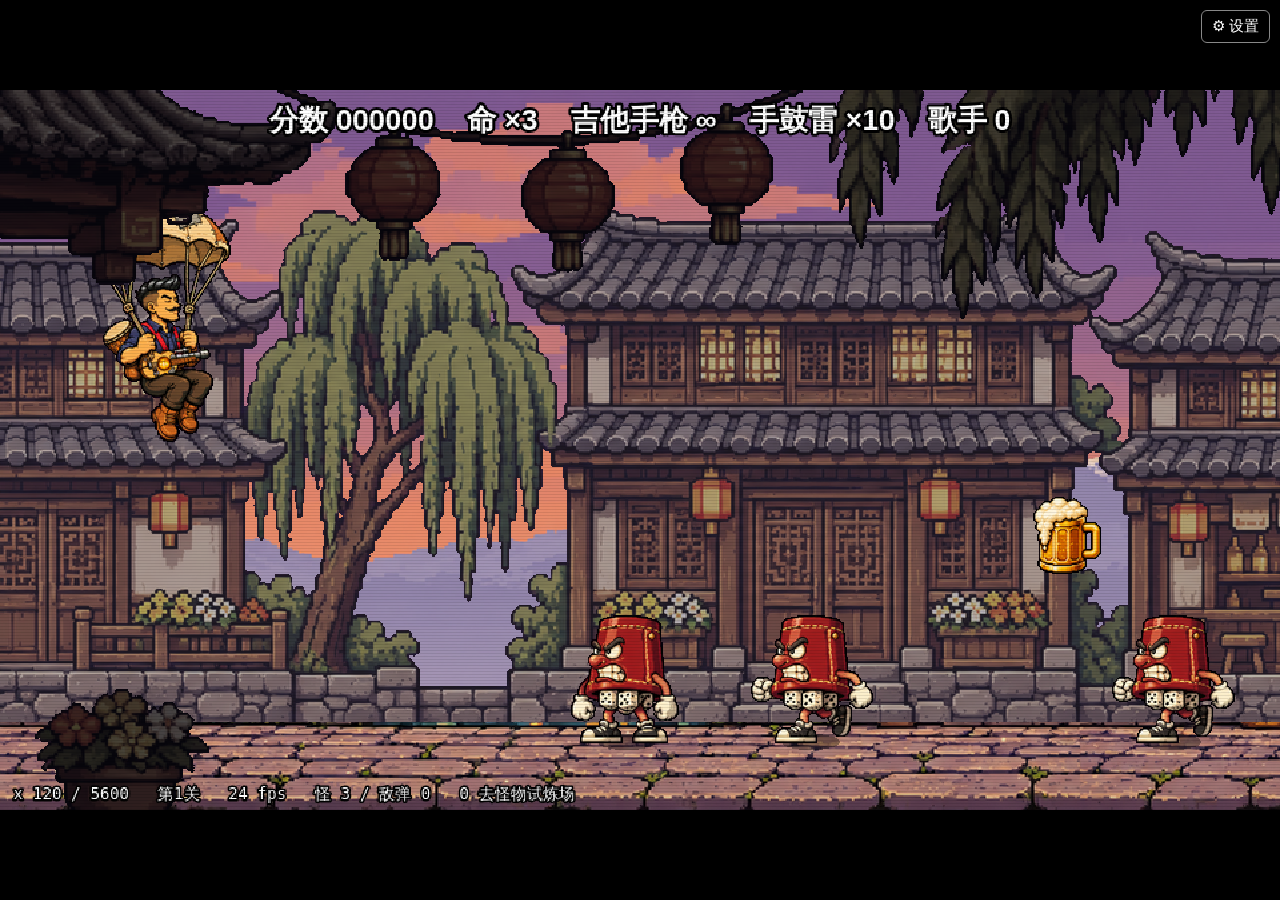
<file: v0.8/index.html>
<!doctype html>
<html lang="zh">
  <head>
    <meta charset="utf-8" />
    <meta name="viewport" content="width=device-width, initial-scale=1" />
    <title>小屋突击</title>
    <link rel="icon" href="data:," />
    <style>html,body{background:#000;height:100%;margin:0;font-family:PingFang SC,Microsoft YaHei,Noto Sans CJK SC,sans-serif;overflow:hidden}#game{width:100%;height:100%}canvas{image-rendering:pixelated}#scanlines{pointer-events:none;z-index:5;background:repeating-linear-gradient(#0000 0 2px,#0000002e 3px 3px);display:none;position:fixed;inset:0}#scanlines.on{display:block}#gear{z-index:10;color:#fff;cursor:pointer;background:#0009;border:1px solid #888;border-radius:6px;padding:6px 10px;font-size:15px;position:fixed;top:10px;right:10px}#settings{z-index:10;color:#eee;background:#141418f2;border:1px solid #666;border-radius:8px;width:250px;padding:14px 16px;font-size:15px;line-height:2;position:fixed;top:50px;right:10px}#settings h3{margin:0 0 6px;font-size:17px}#settings label{justify-content:space-between;align-items:center;gap:8px;display:flex}#settings input[type=range]{width:120px}#settings button{cursor:pointer;width:100%;margin-top:6px;padding:6px;font-size:15px}#settings .tip{color:#aaa;margin-top:6px;font-size:13px;line-height:1.5}</style>
    <script type="module" crossorigin src="./assets/index-B2_Ndj8c.js"></script>
  </head>
  <body>
    <div id="game"></div>
    <div id="scanlines"></div>
    <button id="gear" type="button">⚙ 设置</button>
    <div id="settings" hidden>
      <h3>设置</h3>
      <label>震屏强度 <input id="set-shake" type="range" min="0" max="100" step="5" /> <span id="set-shake-v"></span></label>
      <label>减少闪烁 <input id="set-flash" type="checkbox" /></label>
      <label>扫描线 <input id="set-scan" type="checkbox" /></label>
      <button id="set-arena" type="button">怪物试炼场</button>
      <button id="set-boss" type="button">直接打 Boss</button>
      <button id="set-level2" type="button">第二关 · 济南</button>
      <button id="set-climb" type="button">直接爬解放阁</button>
      <button id="set-boss2" type="button">直接打噪音墙</button>
      <button id="set-level3" type="button">第三关 · 福州</button>
      <button id="set-down" type="button">直接下防空洞</button>
      <button id="set-boss3" type="button">直接打火锅八爪</button>
      <button id="set-ending" type="button">直接看结尾</button>
      <button id="set-close" type="button">关闭</button>
      <div class="tip">← → 走，K 跳，↓ 蹲，↑ 朝上瞄，J 射击，L 手鼓雷。三轮：站在车旁按 ↓ 或跳到车上就上车，↓ + K 下车；车上 J 机枪、L 手鼓炮。三条命用光后按 Enter 续关；每关结算完按 Enter 进下一关，第三关打完看结尾。向下段：站在台上按 ↓ + K 落到下一层，空中按住 ↓ 朝下打。按 0 进 / 出「怪物试炼场」：1 骰盅怪、2 酒瓶莽夫、3 外放音箱、4 直播无人机、5 卡座保安、6 放一辆三轮，C 清场。Esc 打开 / 关闭设置。</div>
    </div>
  </body>
</html>
</file>
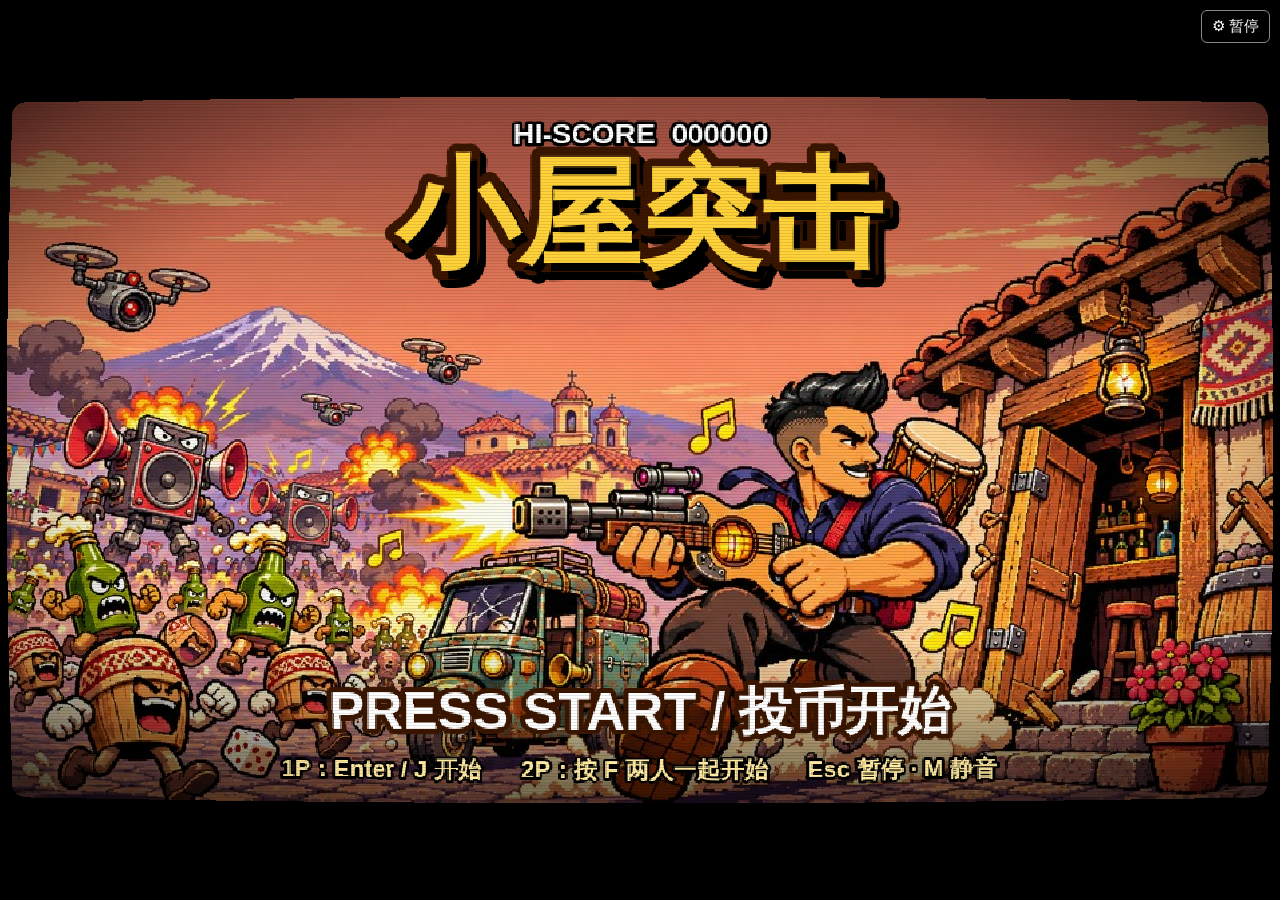
<file: v0.9/index.html>
<!doctype html>
<html lang="zh">
  <head>
    <meta charset="utf-8" />
    <meta name="viewport" content="width=device-width, initial-scale=1, maximum-scale=1, user-scalable=no, viewport-fit=cover" />
    <meta name="apple-mobile-web-app-capable" content="yes" />
    <meta name="theme-color" content="#000000" />
    <title>小屋突击</title>
    <link rel="icon" href="data:," />
    <style>html,body{touch-action:none;-webkit-user-select:none;user-select:none;-webkit-touch-callout:none;background:#000;height:100%;margin:0;font-family:PingFang SC,Microsoft YaHei,Noto Sans CJK SC,sans-serif;overflow:hidden}:root{--gutter:0px}#game{position:fixed;inset:0}body.touch #game{left:var(--gutter);right:var(--gutter)}canvas{image-rendering:pixelated;display:block}body.crt #game canvas{filter:url(#crt-curve);border-radius:14px}#scanlines{pointer-events:none;z-index:5;background:repeating-linear-gradient(#0000 0 2px,#0003 3px 3px);display:none;position:fixed;inset:0}body.touch #scanlines,body.touch #vignette{left:var(--gutter);right:var(--gutter)}#scanlines.on{display:block}#vignette{pointer-events:none;z-index:6;background:radial-gradient(#0000 58%,#00000047 80%,#000000b8 100%);display:none;position:fixed;inset:0}#vignette.on{display:block}#gear{z-index:10;color:#fff;cursor:pointer;background:#0009;border:1px solid #888;border-radius:6px;padding:6px 10px;font-size:15px;position:fixed;top:10px;right:10px}body.touch #gear{display:none}#mute-ind{z-index:10;color:#fff;background:#0009;border-radius:6px;padding:4px 8px;font-size:14px;position:fixed;top:12px;right:96px}body.touch #mute-ind{right:auto;left:calc(var(--gutter) + 8px)}#pause{z-index:20;color:#eee;background:#000000c7;justify-content:center;align-items:center;display:flex;position:fixed;inset:0;overflow:auto}#pause[hidden]{display:none}#pause .box{box-sizing:border-box;background:#14141af7;border:2px solid #c9a227;border-radius:10px;width:calc(100% - 40px);max-width:880px;max-height:calc(100% - 30px);padding:14px 18px;overflow:auto}#pause h2{color:#ffd23a;text-align:center;letter-spacing:4px;margin:0 0 8px;font-size:26px}#pause .cols{flex-wrap:wrap;gap:18px;display:flex}#pause .col{flex:300px;min-width:260px}#pause h3{color:#ffe9a0;margin:6px 0 4px;font-size:16px}#pause table{border-collapse:collapse;width:100%;font-size:14px}#pause td{vertical-align:top;border-bottom:1px solid #333;padding:2px 6px}#pause td:first-child{color:#9fd3ff;white-space:nowrap}#pause label{justify-content:space-between;align-items:center;gap:8px;font-size:15px;line-height:2;display:flex}#pause input[type=range]{width:110px}#pause input[type=checkbox]{width:20px;height:20px}#pause button{cursor:pointer;color:#fff;background:#2a2a33;border:1px solid #777;border-radius:6px;margin-top:6px;padding:7px 10px;font-size:15px}#pause .main{justify-content:center;gap:10px;margin-top:10px;display:flex}#pause .main button{background:#5a3d00;border-color:#c9a227;min-width:120px;font-size:17px}#pause details{margin-top:8px;font-size:14px}#pause details button{margin:3px 2px;padding:4px 8px;font-size:13px}#pause details button.here{border-color:#ffd23a}#pause .tip{color:#aaa;margin-top:4px;font-size:12px;line-height:1.5}.tc{display:none}body.touch .tc{display:block}#stick{left:calc(var(--gutter) * .06);width:calc(var(--gutter) * .88);height:calc(var(--gutter) * .88);z-index:12;touch-action:none;background:#ffffff1f;border:2px solid #ffffff59;border-radius:50%;max-width:160px;max-height:160px;position:fixed;bottom:16px}#knob{pointer-events:none;background:#ffdc7899;border:2px solid #fff9;border-radius:50%;width:50%;height:50%;position:absolute;top:25%;left:25%}.tbtn{z-index:12;width:calc(var(--gutter) * .42);height:calc(var(--gutter) * .42);color:#fff;touch-action:none;text-shadow:0 1px 2px #000;border:2px solid #ffffff8c;border-radius:50%;justify-content:center;align-items:center;max-width:76px;max-height:76px;font-size:20px;font-weight:700;display:none;position:fixed}body.touch .tbtn{display:flex}.tbtn.on{filter:brightness(1.6);transform:scale(.94)}#btn-fire{right:calc(var(--gutter) * .05);background:#dc3c288c;bottom:16px}#btn-jump{right:calc(var(--gutter) * .53);background:#3c8ce68c;bottom:16px}#btn-grenade{right:calc(var(--gutter) * .05);bottom:calc(var(--gutter) * .5 + 22px);background:#e6aa288c}#btn-pause{left:calc(var(--gutter) * .25);z-index:12;width:calc(var(--gutter) * .4);color:#fff;touch-action:none;background:#00000080;border:2px solid #ffffff80;border-radius:8px;justify-content:center;align-items:center;height:40px;font-size:18px;font-weight:700;position:fixed;top:12px}body.touch #btn-pause{display:flex}#rotate{z-index:30;color:#ffd23a;text-align:center;background:#000;flex-direction:column;justify-content:center;align-items:center;font-size:28px;font-weight:700;display:none;position:fixed;inset:0}#rotate .ico{margin-bottom:12px;font-size:64px;animation:1.6s ease-in-out infinite rot}@keyframes rot{0%,30%{transform:rotate(0)}60%,to{transform:rotate(-90deg)}}@media (orientation:portrait){body.touch #rotate{display:flex}}</style>
    <script type="module" crossorigin src="./assets/index-gLMTlkxO.js"></script>
  </head>
  <body>
    <div id="game"></div>
    <div id="scanlines"></div>
    <div id="vignette"></div>
    <svg width="0" height="0" style="position:absolute" aria-hidden="true">
      <filter id="crt-curve" filterUnits="userSpaceOnUse" primitiveUnits="userSpaceOnUse" x="0" y="0" width="960" height="540" color-interpolation-filters="sRGB">
        <feImage id="crt-map" x="0" y="0" width="960" height="540" preserveAspectRatio="none" result="map" />
        <feDisplacementMap id="crt-disp" in="SourceGraphic" in2="map" scale="20" xChannelSelector="R" yChannelSelector="G" />
      </filter>
    </svg>
    <button id="gear" type="button">⚙ 暂停</button>
    <div id="mute-ind" hidden>🔇 静音（M）</div>
    <!-- 触屏 -->
    <div id="stick" class="tc"><div id="knob"></div></div>
    <div id="btn-fire" class="tbtn">射</div>
    <div id="btn-jump" class="tbtn">跳</div>
    <div id="btn-grenade" class="tbtn">雷</div>
    <div id="btn-pause" class="tc">Ⅱ</div>
    <div id="rotate"><div class="ico">📱</div>请横过来<div style="font-size:16px;color:#ccc;margin-top:8px">把手机横着拿才能玩</div></div>
    <!-- 暂停界面 -->
    <div id="pause" hidden>
      <div class="box">
        <h2>暂停 · PAUSE</h2>
        <div class="cols">
          <div class="col">
            <h3>操作说明</h3>
            <table>
              <tr><td>1P 键盘</td><td>← → 走，↑ 朝上瞄，↓ 蹲 / 空中朝下打，K 跳，J 射击，L 手鼓雷，↓ + K 从跳台落下</td></tr>
              <tr><td>2P 键盘</td><td>A D 走，W 朝上瞄，S 蹲 / 空中朝下打，Space 跳，F 射击，G 手鼓雷，S + Space 落下。标题画面或游戏里按 F 加入</td></tr>
              <tr><td>手机</td><td>横着拿。左下摇杆走、上推瞄准、下推蹲；右下「射」「跳」「雷」；左上 Ⅱ 暂停</td></tr>
              <tr><td>三轮</td><td>站在车旁按 ↓ 或跳到车上就上车，↓ + 跳 下车；车上射击 = 机枪，手鼓雷 = 手鼓炮（只有 1P 能开）</td></tr>
              <tr><td>通用</td><td>Enter 开始 / 续关 / 确认，Esc 暂停，M 静音</td></tr>
              <tr><td>试炼场</td><td>按 0 进出；1 到 5 刷怪，6 放三轮，C 清场</td></tr>
            </table>
          </div>
          <div class="col">
            <h3>设置</h3>
            <label>声音（音乐 · 音效 · 播报）<input id="set-sound" type="checkbox" /></label>
            <label>震屏 <input id="set-shake-on" type="checkbox" /></label>
            <label>震屏强度 <input id="set-shake" type="range" min="0" max="100" step="5" /> <span id="set-shake-v"></span></label>
            <label>扫描线 <input id="set-scan" type="checkbox" /></label>
            <label>暗角 + 屏幕弧度 <input id="set-crt" type="checkbox" /></label>
            <label>减少闪烁 <input id="set-flash" type="checkbox" /></label>
            <div class="tip">设置存在这台设备的浏览器里，下次打开还在。</div>
            <details>
              <summary>测试入口（直接跳关）</summary>
              <button id="set-level1" type="button">第一关 · 丽江</button>
              <button id="set-arena" type="button">怪物试炼场</button>
              <button id="set-boss" type="button">打骰王战车</button>
              <button id="set-level2" type="button">第二关 · 济南</button>
              <button id="set-climb" type="button">爬解放阁</button>
              <button id="set-boss2" type="button">打噪音墙</button>
              <button id="set-level3" type="button">第三关 · 福州</button>
              <button id="set-down" type="button">下防空洞</button>
              <button id="set-boss3" type="button">打火锅八爪</button>
              <button id="set-ending" type="button">看结尾</button>
            </details>
          </div>
        </div>
        <div class="main">
          <button id="resume" type="button">继续（Esc）</button>
          <button id="to-title" type="button">回标题</button>
        </div>
      </div>
    </div>
  </body>
</html>
</file>
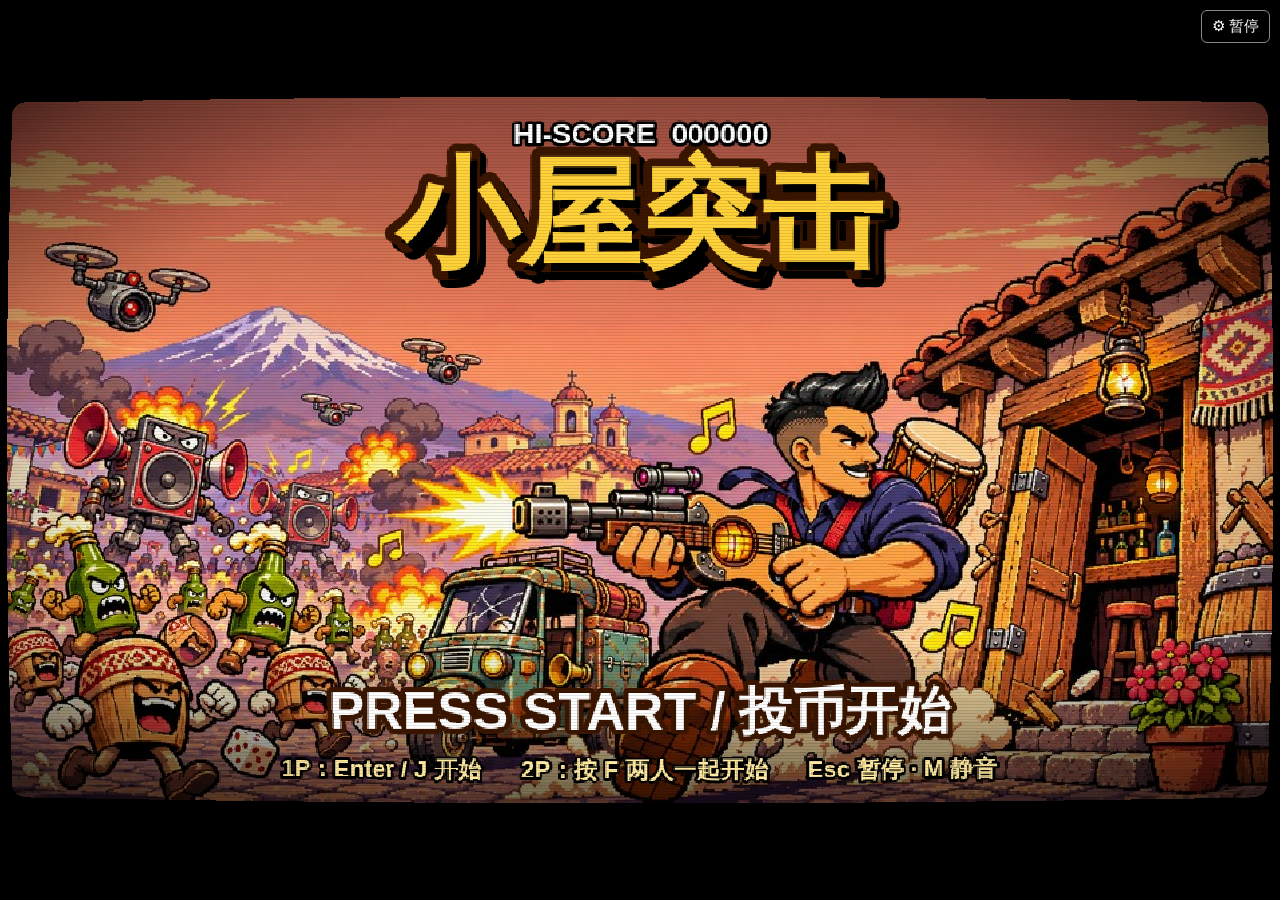
<file: v1.0/index.html>
<!doctype html>
<html lang="zh">
  <head>
    <meta charset="utf-8" />
    <meta name="viewport" content="width=device-width, initial-scale=1, maximum-scale=1, user-scalable=no, viewport-fit=cover" />
    <meta name="apple-mobile-web-app-capable" content="yes" />
    <meta name="theme-color" content="#000000" />
    <title>小屋突击</title>
    <link rel="icon" href="data:," />
    <style>html,body{touch-action:none;-webkit-user-select:none;user-select:none;-webkit-touch-callout:none;background:#000;height:100%;margin:0;font-family:PingFang SC,Microsoft YaHei,Noto Sans CJK SC,sans-serif;overflow:hidden}:root{--gutter:0px}#game{position:fixed;inset:0}body.touch #game{left:var(--gutter);right:var(--gutter)}canvas{image-rendering:pixelated;display:block}body.crt #game canvas{filter:url(#crt-curve);border-radius:14px}#scanlines{pointer-events:none;z-index:5;background:repeating-linear-gradient(#0000 0 2px,#0003 3px 3px);display:none;position:fixed;inset:0}body.touch #scanlines,body.touch #vignette{left:var(--gutter);right:var(--gutter)}#scanlines.on{display:block}#vignette{pointer-events:none;z-index:6;background:radial-gradient(#0000 58%,#00000047 80%,#000000b8 100%);display:none;position:fixed;inset:0}#vignette.on{display:block}#gear{z-index:10;color:#fff;cursor:pointer;background:#0009;border:1px solid #888;border-radius:6px;padding:6px 10px;font-size:15px;position:fixed;top:10px;right:10px}body.touch #gear{display:none}#mute-ind{z-index:10;color:#fff;background:#0009;border-radius:6px;padding:4px 8px;font-size:14px;position:fixed;top:12px;right:96px}body.touch #mute-ind{right:auto;left:calc(var(--gutter) + 8px)}#pause{z-index:20;color:#eee;background:#000000c7;justify-content:center;align-items:center;display:flex;position:fixed;inset:0;overflow:auto}#pause[hidden]{display:none}#pause .box{box-sizing:border-box;background:#14141af7;border:2px solid #c9a227;border-radius:10px;width:calc(100% - 40px);max-width:880px;max-height:calc(100% - 30px);padding:14px 18px;overflow:auto}#pause h2{color:#ffd23a;text-align:center;letter-spacing:4px;margin:0 0 8px;font-size:26px}#pause .cols{flex-wrap:wrap;gap:18px;display:flex}#pause .col{flex:300px;min-width:260px}#pause h3{color:#ffe9a0;margin:6px 0 4px;font-size:16px}#pause table{border-collapse:collapse;width:100%;font-size:14px}#pause td{vertical-align:top;border-bottom:1px solid #333;padding:2px 6px}#pause td:first-child{color:#9fd3ff;white-space:nowrap}#pause label{justify-content:space-between;align-items:center;gap:8px;font-size:15px;line-height:2;display:flex}#pause input[type=range]{width:110px}#pause input[type=checkbox]{width:20px;height:20px}#pause button{cursor:pointer;color:#fff;background:#2a2a33;border:1px solid #777;border-radius:6px;margin-top:6px;padding:7px 10px;font-size:15px}#pause .main{justify-content:center;gap:10px;margin-top:10px;display:flex}#pause .main button{background:#5a3d00;border-color:#c9a227;min-width:120px;font-size:17px}#pause details{margin-top:8px;font-size:14px}#pause details button{margin:3px 2px;padding:4px 8px;font-size:13px}#pause details button.here{border-color:#ffd23a}#pause .tip{color:#aaa;margin-top:4px;font-size:12px;line-height:1.5}.tc{display:none}body.touch .tc{display:block}#stick{left:calc(var(--gutter) * .06);width:calc(var(--gutter) * .88);height:calc(var(--gutter) * .88);z-index:12;touch-action:none;background:#ffffff1f;border:2px solid #ffffff59;border-radius:50%;max-width:160px;max-height:160px;position:fixed;bottom:16px}#knob{pointer-events:none;background:#ffdc7899;border:2px solid #fff9;border-radius:50%;width:50%;height:50%;position:absolute;top:25%;left:25%}.tbtn{z-index:12;width:calc(var(--gutter) * .42);height:calc(var(--gutter) * .42);color:#fff;touch-action:none;text-shadow:0 1px 2px #000;border:2px solid #ffffff8c;border-radius:50%;justify-content:center;align-items:center;max-width:76px;max-height:76px;font-size:20px;font-weight:700;display:none;position:fixed}body.touch .tbtn{display:flex}.tbtn.on{filter:brightness(1.6);transform:scale(.94)}#btn-fire{right:calc(var(--gutter) * .05);background:#dc3c288c;bottom:16px}#btn-jump{right:calc(var(--gutter) * .53);background:#3c8ce68c;bottom:16px}#btn-grenade{right:calc(var(--gutter) * .05);bottom:calc(var(--gutter) * .5 + 22px);background:#e6aa288c}#btn-pause{left:calc(var(--gutter) * .25);z-index:12;width:calc(var(--gutter) * .4);color:#fff;touch-action:none;background:#00000080;border:2px solid #ffffff80;border-radius:8px;justify-content:center;align-items:center;height:40px;font-size:18px;font-weight:700;position:fixed;top:12px}body.touch #btn-pause{display:flex}#rotate{z-index:30;color:#ffd23a;text-align:center;background:#000;flex-direction:column;justify-content:center;align-items:center;font-size:28px;font-weight:700;display:none;position:fixed;inset:0}#rotate .ico{margin-bottom:12px;font-size:64px;animation:1.6s ease-in-out infinite rot}@keyframes rot{0%,30%{transform:rotate(0)}60%,to{transform:rotate(-90deg)}}@media (orientation:portrait){body.touch #rotate{display:flex}}</style>
    <script type="module" crossorigin src="./assets/index-DBo11t5t.js"></script>
  </head>
  <body>
    <div id="game"></div>
    <div id="scanlines"></div>
    <div id="vignette"></div>
    <svg width="0" height="0" style="position:absolute" aria-hidden="true">
      <filter id="crt-curve" filterUnits="userSpaceOnUse" primitiveUnits="userSpaceOnUse" x="0" y="0" width="960" height="540" color-interpolation-filters="sRGB">
        <feImage id="crt-map" x="0" y="0" width="960" height="540" preserveAspectRatio="none" result="map" />
        <feDisplacementMap id="crt-disp" in="SourceGraphic" in2="map" scale="20" xChannelSelector="R" yChannelSelector="G" />
      </filter>
    </svg>
    <button id="gear" type="button">⚙ 暂停</button>
    <div id="mute-ind" hidden>🔇 静音（M）</div>
    <!-- 触屏 -->
    <div id="stick" class="tc"><div id="knob"></div></div>
    <div id="btn-fire" class="tbtn">射</div>
    <div id="btn-jump" class="tbtn">跳</div>
    <div id="btn-grenade" class="tbtn">雷</div>
    <div id="btn-pause" class="tc">Ⅱ</div>
    <div id="rotate"><div class="ico">📱</div>请横过来<div style="font-size:16px;color:#ccc;margin-top:8px">把手机横着拿才能玩</div></div>
    <!-- 暂停界面 -->
    <div id="pause" hidden>
      <div class="box">
        <h2>暂停 · PAUSE</h2>
        <div class="cols">
          <div class="col">
            <h3>操作说明</h3>
            <table>
              <tr><td>1P 键盘</td><td>← → 走，↑ 朝上瞄，↓ 蹲 / 空中朝下打，K 跳，J 射击，L 手鼓雷，↓ + K 从跳台落下</td></tr>
              <tr><td>2P 键盘</td><td>A D 走，W 朝上瞄，S 蹲 / 空中朝下打，Space 跳，F 射击，G 手鼓雷，S + Space 落下。标题画面或游戏里按 F 加入</td></tr>
              <tr><td>手机</td><td>横着拿。左下摇杆走、上推瞄准、下推蹲；右下「射」「跳」「雷」；左上 Ⅱ 暂停</td></tr>
              <tr><td>三轮</td><td>站在车旁按 ↓ 或跳到车上就上车，↓ + 跳 下车；车上射击 = 机枪，手鼓雷 = 手鼓炮（只有 1P 能开）</td></tr>
              <tr><td>通用</td><td>Enter 开始 / 续关 / 确认，Esc 暂停，M 静音</td></tr>
              <tr><td>试炼场</td><td>按 0 进出；1 到 5 刷怪，6 放三轮，C 清场</td></tr>
            </table>
          </div>
          <div class="col">
            <h3>设置</h3>
            <label>声音（音乐 · 音效 · 播报）<input id="set-sound" type="checkbox" /></label>
            <label>震屏 <input id="set-shake-on" type="checkbox" /></label>
            <label>震屏强度 <input id="set-shake" type="range" min="0" max="100" step="5" /> <span id="set-shake-v"></span></label>
            <label>扫描线 <input id="set-scan" type="checkbox" /></label>
            <label>暗角 + 屏幕弧度 <input id="set-crt" type="checkbox" /></label>
            <label>减少闪烁 <input id="set-flash" type="checkbox" /></label>
            <div class="tip">设置存在这台设备的浏览器里，下次打开还在。</div>
            <details>
              <summary>测试入口（直接跳关）</summary>
              <button id="set-level1" type="button">第一关 · 丽江</button>
              <button id="set-arena" type="button">怪物试炼场</button>
              <button id="set-boss" type="button">打骰王战车</button>
              <button id="set-level2" type="button">第二关 · 济南</button>
              <button id="set-climb" type="button">爬解放阁</button>
              <button id="set-boss2" type="button">打噪音墙</button>
              <button id="set-level3" type="button">第三关 · 福州</button>
              <button id="set-down" type="button">下防空洞</button>
              <button id="set-boss3" type="button">打火锅八爪</button>
              <button id="set-ending" type="button">看结尾</button>
            </details>
          </div>
        </div>
        <div class="main">
          <button id="resume" type="button">继续（Esc）</button>
          <button id="to-title" type="button">回标题</button>
        </div>
      </div>
    </div>
  </body>
</html>
</file>
<file: listen-sample/styles.css>
:root {
  --bg: #1c120c;
  --bg-2: #2b1a12;
  --paper: #f4e6cf;
  --paper-2: #ead6b3;
  --ink: #2a1810;
  --ink-soft: #5b3d2e;
  --red: #9c2b1a;
  --seal: #c43c28;
  --gold: #d4a05a;
  --amber: #e8c48a;
  --line: #c9b089;
  --good: #2f6b45;
  --shadow: 0 14px 40px rgba(0, 0, 0, 0.35);
  --font: "Noto Serif SC", "Noto Serif CJK SC", "Songti SC", serif;
  --display: "ZCOOL XiaoWei", "Noto Serif SC", serif;
  --brush: "Ma Shan Zheng", "ZCOOL XiaoWei", cursive;
}

* { box-sizing: border-box; margin: 0; padding: 0; }

html, body {
  min-height: 100%;
  background: var(--bg);
  color: var(--paper);
  font-family: var(--font);
  -webkit-font-smoothing: antialiased;
}

body {
  min-height: 100dvh;
  background:
    radial-gradient(1200px 600px at 50% -10%, rgba(196, 92, 38, 0.22), transparent 60%),
    radial-gradient(800px 500px at 100% 100%, rgba(80, 30, 16, 0.5), transparent 50%),
    linear-gradient(180deg, #24150f 0%, #1c120c 40%, #140d09 100%);
}

.grain {
  pointer-events: none;
  position: fixed;
  inset: 0;
  z-index: 8;
  opacity: 0.08;
  background-image: url("data:image/svg+xml;utf8,<svg xmlns='http://www.w3.org/2000/svg' width='180' height='180'><filter id='n'><feTurbulence type='fractalNoise' baseFrequency='0.85' numOctaves='2' stitchTiles='stitch'/><feColorMatrix values='0 0 0 0 0.7  0 0 0 0 0.5  0 0 0 0 0.3  0 0 0 0.55 0'/></filter><rect width='100%' height='100%' filter='url(%23n)'/></svg>");
}

#app { position: relative; z-index: 1; }

button, input { font-family: inherit; }

button {
  cursor: pointer;
  border: 0;
  color: inherit;
  background: none;
}

button:disabled { cursor: default; opacity: 0.55; }

.sample-banner {
  display: flex;
  align-items: center;
  justify-content: center;
  gap: 8px;
  text-align: center;
  font-size: 12px;
  letter-spacing: 0.04em;
  color: #f0d7a8;
  background: rgba(156, 43, 26, 0.35);
  border: 1px solid rgba(232, 196, 138, 0.28);
  border-radius: 999px;
  padding: 6px 12px;
  line-height: 1.45;
}

/* ---------- phone shell ---------- */
.phone-shell {
  width: min(430px, 100%);
  margin: 0 auto;
  min-height: 100dvh;
  padding: 18px 18px calc(24px + env(safe-area-inset-bottom));
  display: flex;
  flex-direction: column;
  gap: 14px;
}

.topbar {
  display: flex;
  align-items: flex-start;
  justify-content: space-between;
  gap: 12px;
}

.brand-kicker {
  font-size: 12px;
  letter-spacing: 0.18em;
  color: var(--gold);
  text-transform: none;
}

.brand-title {
  font-family: var(--display);
  font-size: 36px;
  line-height: 1.1;
  color: var(--paper);
  text-shadow: 0 2px 0 rgba(0,0,0,0.35);
}
.brand-sub {
  margin-top: 4px;
  font-size: 14px;
  letter-spacing: 0.12em;
  color: var(--gold);
}

.queue-pill {
  flex: 0 0 auto;
  border: 1px dashed var(--gold);
  color: var(--amber);
  border-radius: 8px;
  padding: 6px 10px;
  font-size: 12px;
  text-align: center;
  min-width: 76px;
}

.queue-pill strong {
  display: block;
  font-size: 18px;
  font-weight: 700;
  color: var(--paper);
}

.paper {
  background:
    linear-gradient(180deg, rgba(255,255,255,0.18), transparent 30%),
    var(--paper);
  color: var(--ink);
  border-radius: 18px;
  padding: 18px 16px;
  box-shadow: var(--shadow);
  position: relative;
}

.paper h2 {
  font-family: var(--display);
  font-size: 22px;
  font-weight: 400;
  margin-bottom: 8px;
}

.muted { color: var(--ink-soft); font-size: 14px; line-height: 1.7; }

label.field {
  display: block;
  margin-top: 14px;
  font-size: 13px;
  color: var(--ink-soft);
}

input[type="text"] {
  width: 100%;
  margin-top: 6px;
  border: 0;
  border-bottom: 1px solid #b89468;
  background: transparent;
  color: var(--ink);
  font-size: 18px;
  padding: 8px 2px;
  outline: none;
}

.team-grid {
  display: grid;
  grid-template-columns: 1fr 1fr;
  gap: 10px;
  margin-top: 10px;
}

.team-chip {
  appearance: none;
  background: #fbf1dc;
  border: 1px solid #d8be93;
  border-radius: 12px;
  padding: 12px 8px;
  color: var(--ink);
  font-size: 16px;
  transition: 0.15s transform, 0.15s box-shadow, 0.15s border-color;
}

.team-chip.selected {
  border-color: var(--red);
  box-shadow: inset 0 0 0 2px var(--seal);
  background: #f7e4c2;
  transform: translateY(-1px);
}

.btn-main {
  width: 100%;
  margin-top: 16px;
  background: var(--red);
  color: #f8ead2;
  border-radius: 999px;
  padding: 13px 18px;
  font-size: 17px;
  letter-spacing: 0.08em;
  box-shadow: 0 8px 0 #6d1b12;
}

.btn-main:active { transform: translateY(2px); box-shadow: 0 6px 0 #6d1b12; }

.btn-ghost {
  width: 100%;
  margin-top: 8px;
  color: var(--ink-soft);
  padding: 10px;
  font-size: 14px;
  text-decoration: underline;
  text-underline-offset: 3px;
}

.called-btn {
  position: sticky;
  bottom: 0;
  width: 100%;
  background: transparent;
  color: var(--amber);
  border: 1px solid rgba(232, 196, 138, 0.45);
  border-radius: 999px;
  padding: 11px 16px;
  font-size: 15px;
  letter-spacing: 0.12em;
  backdrop-filter: blur(8px);
  background: rgba(28, 18, 12, 0.65);
}

/* lobby */
.team-row {
  display: flex;
  align-items: center;
  justify-content: space-between;
  padding: 10px 0;
  border-bottom: 1px dashed #d8be93;
  font-size: 16px;
}
.team-row:last-child { border-bottom: 0; }
.tag {
  font-size: 11px;
  letter-spacing: 0.08em;
  border: 1px solid currentColor;
  border-radius: 999px;
  padding: 2px 8px;
}
.tag.me { color: var(--red); }
.tag.bot { color: var(--ink-soft); }

/* question */
.round-meta {
  display: flex;
  align-items: center;
  justify-content: space-between;
  color: var(--amber);
  font-size: 14px;
}

.timer-wrap {
  display: flex;
  flex-direction: column;
  align-items: center;
  gap: 8px;
  margin: 6px 0 4px;
}

.timer {
  width: 92px;
  height: 92px;
  position: relative;
}
.timer svg { width: 100%; height: 100%; transform: rotate(-90deg); }
.timer .num {
  position: absolute;
  inset: 0;
  display: grid;
  place-items: center;
  font-family: var(--display);
  font-size: 32px;
  color: var(--paper);
}

.hint {
  margin-top: 8px;
  font-size: 14px;
  color: var(--ink-soft);
  letter-spacing: 0.04em;
}
.listen-card {
  text-align: center;
  padding: 16px 12px 14px;
}

.eq {
  height: 36px;
  display: flex;
  align-items: flex-end;
  justify-content: center;
  gap: 4px;
  margin: 8px 0 10px;
}
.eq span {
  width: 4px;
  height: 8px;
  background: var(--red);
  border-radius: 2px;
  transform-origin: bottom;
}
.eq.playing span { animation: bounce 0.9s ease-in-out infinite; }
.eq.playing span:nth-child(2) { animation-delay: 0.1s; }
.eq.playing span:nth-child(3) { animation-delay: 0.18s; }
.eq.playing span:nth-child(4) { animation-delay: 0.05s; }
.eq.playing span:nth-child(5) { animation-delay: 0.22s; }
.eq.playing span:nth-child(6) { animation-delay: 0.12s; }
.eq.playing span:nth-child(7) { animation-delay: 0.28s; }
@keyframes bounce {
  0%, 100% { height: 8px; }
  50% { height: 28px; }
}

.btn-play {
  background: #2a1810;
  color: var(--paper);
  border-radius: 999px;
  padding: 8px 18px;
  font-size: 14px;
}

.options {
  display: grid;
  gap: 10px;
}

.option {
  text-align: left;
  background: var(--paper);
  color: var(--ink);
  border-radius: 14px;
  padding: 13px 14px;
  font-size: 17px;
  line-height: 1.4;
  border: 1px solid transparent;
  box-shadow: 0 6px 0 rgba(0,0,0,0.18);
}

.option:active { transform: translateY(2px); box-shadow: 0 4px 0 rgba(0,0,0,0.18); }
.option.picked { border-color: var(--gold); box-shadow: inset 0 0 0 2px var(--gold), 0 6px 0 rgba(0,0,0,0.18); }
.option.correct { background: #e4f0e4; border-color: var(--good); }
.option.wrong { background: #f6ddd6; border-color: var(--seal); }

.mini-board {
  display: grid;
  grid-template-columns: 1fr 1fr;
  gap: 8px 12px;
  font-size: 13px;
  color: var(--amber);
}
.mini-board b { color: var(--paper); font-weight: 600; }
.mini-board .is-me b { color: #ffe7b0; }

.gain {
  font-family: var(--display);
  color: var(--gold);
  font-size: 28px;
  text-align: center;
}

/* results / coupon */
.rank-list { display: flex; flex-direction: column; gap: 8px; margin-top: 8px; }
.rank-item {
  display: grid;
  grid-template-columns: 36px 1fr auto;
  gap: 8px;
  align-items: center;
  padding: 8px 4px;
  border-bottom: 1px dashed #d8be93;
}
.rank-item .pos {
  font-family: var(--brush);
  font-size: 28px;
  color: var(--red);
  text-align: center;
}

.coupon {
  margin-top: 4px;
  border: 2px dashed #b24332;
  background:
    repeating-linear-gradient(-45deg, transparent, transparent 8px, rgba(156,43,26,0.04) 8px, rgba(156,43,26,0.04) 16px),
    #fbf1dc;
  border-radius: 16px;
  padding: 16px 14px 14px;
  text-align: center;
  position: relative;
  overflow: hidden;
}
.early-prize {
  background: #9c2b1a;
  color: #f8ead2;
  border-radius: 14px;
  padding: 12px 14px;
  text-align: center;
  letter-spacing: 0.08em;
  font-size: 16px;
  line-height: 1.5;
}
.early-prize strong {
  display: block;
  font-family: var(--display);
  font-size: 26px;
  font-weight: 400;
  letter-spacing: 0.08em;
  margin-top: 2px;
}
.tag.win {
  color: var(--red);
  border-color: var(--red);
}
.rank-item.winner {
  background: #f7e4c2;
  border-radius: 10px;
  padding: 8px 8px;
  border-bottom: 0;
}
.rank-item .tag {
  display: inline-block;
  margin-left: 6px;
  vertical-align: middle;
}
.coupon .shop {
  letter-spacing: 0.2em;
  font-size: 12px;
  color: var(--red);
}
.coupon h3 {
  font-family: var(--brush);
  font-size: 34px;
  color: var(--red);
  margin: 4px 0 8px;
}
.coupon .gift {
  font-size: 16px;
  color: var(--ink);
  line-height: 1.8;
  padding-right: 70px;
}
.seal {
  position: absolute;
  right: 10px;
  top: 58px;
  width: 64px;
  height: 64px;
  border: 3px solid var(--seal);
  color: var(--seal);
  border-radius: 50%;
  display: grid;
  place-items: center;
  font-family: var(--brush);
  font-size: 22px;
  transform: rotate(-18deg);
  opacity: 0.9;
  background: rgba(255,255,255,0.2);
}

.fine-print { font-size: 12px; color: var(--ink-soft); margin-top: 8px; }

/* ---------- called ---------- */
.called-hero {
  text-align: center;
  padding: 24px 10px 8px;
}
.called-hero .no {
  font-family: var(--display);
  font-size: 64px;
  color: #ffe7b0;
  line-height: 1;
}
.called-hero p { color: var(--amber); margin-top: 8px; font-size: 16px; }

/* ---------- big screen ---------- */
body.screen-mode { overflow: hidden; }
.screen {
  min-height: 100dvh;
  padding: 28px 40px 32px;
  display: grid;
  grid-template-rows: auto auto 1fr auto;
  gap: 16px;
}
.screen-head {
  display: flex;
  justify-content: space-between;
  align-items: flex-end;
  gap: 20px;
}
.screen-head h1 {
  font-family: var(--display);
  font-size: clamp(40px, 6vw, 72px);
  line-height: 0.95;
}
.screen-now {
  text-align: center;
  color: var(--amber);
  font-size: clamp(20px, 2.6vw, 32px);
}
.screen-now .big {
  display: block;
  margin-top: 6px;
  color: var(--paper);
  font-family: var(--display);
  font-size: clamp(28px, 4vw, 48px);
}
.bars { display: flex; flex-direction: column; justify-content: center; gap: 14px; }
.bar-row { display: grid; grid-template-columns: 140px 1fr 110px; gap: 16px; align-items: center; }
.bar-row .name { font-size: 24px; }
.bar-row .name.me { color: #ffe7b0; }
.bar-track {
  height: 28px;
  background: rgba(255,255,255,0.06);
  border: 1px solid rgba(232, 196, 138, 0.2);
  border-radius: 999px;
  overflow: hidden;
}
.bar-fill {
  height: 100%;
  width: 0;
  background: linear-gradient(90deg, #9c2b1a, #d4a05a);
  border-radius: 999px;
  transition: width 0.6s ease;
}
.bar-row .pts { font-family: var(--display); font-size: 28px; text-align: right; color: var(--gold); }
.screen-foot {
  display: flex;
  justify-content: space-between;
  align-items: center;
  color: var(--amber);
  font-size: 15px;
  gap: 16px;
}

.idle-actions { text-align: center; margin-top: 18px; }
.idle-actions .btn-main { max-width: 280px; margin-left: auto; margin-right: auto; }

@media (max-width: 720px) {
  .screen { padding: 16px 16px 20px; }
  .bar-row { grid-template-columns: 86px 1fr 64px; gap: 8px; }
  .bar-row .name { font-size: 16px; }
  .bar-row .pts { font-size: 18px; }
  .screen-head h1 { font-size: 36px; }
}
</file>
<file: queue-puzzle/styles.css>
:root {
  --bg: #1c120c;
  --paper: #f4e6cf;
  --paper-2: #ead6b3;
  --ink: #2a1810;
  --ink-soft: #5b3d2e;
  --red: #9c2b1a;
  --seal: #c43c28;
  --gold: #d4a05a;
  --amber: #e8c48a;
  --wood: #3a2418;
  --wood-2: #5a3a24;
  --shadow: 0 14px 40px rgba(0, 0, 0, 0.35);
  --font: "Noto Serif SC", "Noto Serif CJK SC", "Songti SC", serif;
  --display: "ZCOOL XiaoWei", "Noto Serif SC", serif;
  --brush: "Ma Shan Zheng", "ZCOOL XiaoWei", cursive;
}

* { box-sizing: border-box; margin: 0; padding: 0; }

html, body {
  min-height: 100%;
  min-height: 100vh;
  min-height: 100dvh;
  background: var(--bg);
  color: var(--paper);
  font-family: var(--font);
  -webkit-font-smoothing: antialiased;
  -webkit-text-size-adjust: 100%;
  text-size-adjust: 100%;
}

body {
  min-height: 100vh;
  min-height: 100dvh;
  background:
    radial-gradient(1200px 600px at 50% -10%, rgba(196, 92, 38, 0.22), transparent 60%),
    radial-gradient(800px 500px at 100% 100%, rgba(80, 30, 16, 0.5), transparent 50%),
    linear-gradient(180deg, #24150f 0%, #1c120c 40%, #140d09 100%);
}

.grain {
  pointer-events: none;
  position: fixed;
  inset: 0;
  z-index: 8;
  opacity: 0.08;
  background-image: url("data:image/svg+xml;utf8,<svg xmlns='http://www.w3.org/2000/svg' width='180' height='180'><filter id='n'><feTurbulence type='fractalNoise' baseFrequency='0.85' numOctaves='2' stitchTiles='stitch'/><feColorMatrix values='0 0 0 0 0.7  0 0 0 0 0.5  0 0 0 0 0.3  0 0 0 0.55 0'/></filter><rect width='100%' height='100%' filter='url(%23n)'/></svg>");
}

#app { position: relative; z-index: 1; }
#fly-layer { position: fixed; inset: 0; z-index: 20; pointer-events: none; overflow: hidden; }

button, input { font-family: inherit; }
button { cursor: pointer; border: 0; color: inherit; background: none; appearance: none; -webkit-appearance: none; touch-action: manipulation; -webkit-tap-highlight-color: rgba(156, 43, 26, 0.18); }
button:disabled { cursor: default; opacity: 0.55; }

.sample-banner {
  display: flex;
  align-items: center;
  justify-content: center;
  text-align: center;
  font-size: 12px;
  letter-spacing: 0.04em;
  color: #f0d7a8;
  background: rgba(156, 43, 26, 0.35);
  border: 1px solid rgba(232, 196, 138, 0.28);
  border-radius: 999px;
  padding: 6px 12px;
  line-height: 1.45;
}

.phone-shell {
  width: min(430px, 100%);
  margin: 0 auto;
  min-height: 100vh;
  min-height: 100dvh;
  padding: 14px 16px calc(20px + constant(safe-area-inset-bottom));
  padding: 14px 16px calc(20px + env(safe-area-inset-bottom));
  display: flex;
  flex-direction: column;
  gap: 10px;
}

.topbar { display: flex; align-items: flex-start; justify-content: space-between; gap: 12px; }
.brand-kicker { font-size: 12px; letter-spacing: 0.18em; color: var(--gold); }
.brand-title {
  font-family: var(--display);
  font-size: 32px;
  line-height: 1.1;
  color: var(--paper);
  text-shadow: 0 2px 0 rgba(0,0,0,0.35);
}
.brand-sub { margin-top: 4px; font-size: 13px; letter-spacing: 0.08em; color: var(--gold); }

.queue-pill {
  flex: 0 0 auto;
  border: 1px dashed var(--gold);
  color: var(--amber);
  border-radius: 8px;
  padding: 6px 10px;
  font-size: 12px;
  text-align: center;
  min-width: 76px;
}
.queue-pill strong { display: block; font-size: 18px; font-weight: 700; color: var(--paper); }

.paper {
  background: linear-gradient(180deg, rgba(255,255,255,0.18), transparent 30%), var(--paper);
  color: var(--ink);
  border-radius: 18px;
  padding: 16px 14px;
  box-shadow: var(--shadow);
}

.paper h2 { font-family: var(--display); font-size: 22px; font-weight: 400; margin-bottom: 8px; line-height: 1.3; }
.muted { color: var(--ink-soft); font-size: 14px; line-height: 1.7; }

label.field { display: block; margin-top: 12px; font-size: 13px; color: var(--ink-soft); }
input[type="text"] {
  width: 100%;
  margin-top: 6px;
  border: 0;
  border-bottom: 1px solid #b89468;
  background: transparent;
  color: var(--ink);
  font-size: 18px;
  padding: 8px 2px;
  outline: none;
}

.team-grid { display: grid; grid-template-columns: 1fr 1fr; gap: 10px; margin-top: 10px; }
.team-chip {
  background: #fbf1dc;
  border: 1px solid #d8be93;
  border-radius: 12px;
  padding: 12px 8px;
  color: var(--ink);
  font-size: 16px;
}
.team-chip.selected {
  border-color: var(--red);
  box-shadow: inset 0 0 0 2px var(--seal);
  background: #f7e4c2;
}

.btn-main {
  width: 100%;
  margin-top: 14px;
  background: var(--red);
  color: #f8ead2;
  border-radius: 999px;
  padding: 13px 18px;
  font-size: 17px;
  letter-spacing: 0.08em;
  box-shadow: 0 8px 0 #6d1b12;
}
.btn-main:active { transform: translateY(2px); box-shadow: 0 6px 0 #6d1b12; }
.btn-ghost {
  width: 100%;
  margin-top: 6px;
  color: var(--ink-soft);
  padding: 8px;
  font-size: 13px;
  text-decoration: underline;
  text-underline-offset: 3px;
}

.called-btn {
  width: 100%;
  color: var(--amber);
  border: 1px solid rgba(232, 196, 138, 0.45);
  border-radius: 999px;
  padding: 10px 16px;
  font-size: 15px;
  letter-spacing: 0.12em;
  background: rgba(28, 18, 12, 0.65);
}

/* play header */
.play-meta { display: grid; grid-template-columns: 1fr auto 1fr; gap: 8px; align-items: center; }
.clock {
  text-align: center;
  border: 1px solid rgba(232, 196, 138, 0.4);
  border-radius: 14px;
  padding: 6px 14px 8px;
  min-width: 132px;
  background: rgba(0,0,0,0.2);
}
.clock .lab { font-size: 11px; letter-spacing: 0.16em; color: var(--gold); }
.clock .time {
  font-family: var(--display);
  font-size: 34px;
  line-height: 1;
  color: #ffe7b0;
}
.clock.urgent .time { color: #ffb4a4; }
.level-pill, .score-pill {
  font-size: 13px;
  color: var(--amber);
  text-align: center;
}
.level-clock {
  display: flex;
  align-items: baseline;
  justify-content: center;
  gap: 12px;
  border: 1px solid rgba(232, 196, 138, 0.5);
  border-radius: 14px;
  padding: 8px 16px 10px;
  background: rgba(0,0,0,0.28);
}
.level-clock .lab { font-size: 13px; letter-spacing: 0.16em; color: var(--gold); }
.level-clock .time {
  font-family: var(--display);
  font-size: 36px;
  line-height: 1;
  color: #ffe7b0;
}
.level-clock.urgent .time { color: #ffb4a4; }
.level-pill strong, .score-pill strong { display: block; font-size: 20px; color: var(--paper); }

.board-wrap { display: flex; justify-content: center; }
.board {
  display: grid;
  gap: 5px;
  background:
    linear-gradient(180deg, #4a2e1c, #2c1a10);
  padding: 8px;
  border-radius: 14px;
  box-shadow: inset 0 0 0 2px #d4a05a, var(--shadow);
  width: min(100%, 380px);
}
.cell {
  aspect-ratio: 1;
  background: #ead6b3;
  border-radius: 8px;
  display: grid;
  place-items: center;
  position: relative;
  user-select: none;
  -webkit-user-select: none;
  box-shadow: inset 0 -2px 0 rgba(90, 58, 36, 0.18);
}
.cell.empty { background: #cbb490; }
.cell.block { background: #7a4a2a; }
.cell.arrow { cursor: pointer; background: #f3e1c0; }
.cell.arrow.turn { background: #f6d7b0; box-shadow: inset 0 0 0 1px rgba(156, 43, 26, 0.35); }
.cell.arrow:active { transform: scale(0.94); }
.cell.arrow.clearable { box-shadow: inset 0 0 0 2px rgba(156, 43, 26, 0.7), 0 0 0 1px rgba(212, 160, 90, 0.5); }
.cell.flying { visibility: hidden; }

.arrow-glyph { width: 62%; height: 62%; color: var(--ink); pointer-events: none; }
.arrow-glyph.up { transform: rotate(0deg); }
.arrow-glyph.right { transform: rotate(90deg); }
.arrow-glyph.down { transform: rotate(180deg); }
.arrow-glyph.left { transform: rotate(-90deg); }

.jar {
  width: 70%;
  height: 78%;
  pointer-events: none;
}

.mini-board {
  display: grid;
  grid-template-columns: 1fr 1fr;
  gap: 4px 12px;
  font-size: 13px;
  color: var(--amber);
}
.mini-board b { color: var(--paper); font-weight: 600; }
.mini-board .is-me b { color: #ffe7b0; }
.mini-board .lead b { color: #ffd27a; }

.toast {
  position: fixed;
  left: 50%;
  top: 42%;
  transform: translate(-50%, -50%);
  z-index: 30;
  background: rgba(28, 18, 12, 0.88);
  color: #ffe7b0;
  border: 1px solid var(--gold);
  border-radius: 14px;
  padding: 14px 28px;
  font-family: var(--display);
  font-size: 26px;
  letter-spacing: 0.08em;
  white-space: nowrap;
  pointer-events: none;
  animation: pop 0.9s ease both;
}
@keyframes pop {
  0% { opacity: 0; transform: translate(-50%, -40%) scale(0.9); }
  20% { opacity: 1; transform: translate(-50%, -50%) scale(1); }
  80% { opacity: 1; }
  100% { opacity: 0; }
}

.float-score {
  position: absolute;
  font-family: var(--display);
  color: var(--red);
  font-size: 16px;
  pointer-events: none;
  animation: up 0.7s ease forwards;
}
@keyframes up {
  from { opacity: 1; transform: translate(-50%, 0); }
  to { opacity: 0; transform: translate(-50%, -18px); }
}

.ghost-arrow {
  position: absolute;
  width: 36px;
  height: 36px;
  color: var(--ink);
  filter: drop-shadow(0 4px 6px rgba(0,0,0,0.35));
  transition: transform 0.38s ease-in, opacity 0.38s ease-in;
  opacity: 1;
}

/* results */
.early-prize {
  background: #9c2b1a;
  color: #f8ead2;
  border-radius: 14px;
  padding: 12px 14px;
  text-align: center;
  letter-spacing: 0.08em;
  font-size: 16px;
  line-height: 1.5;
}
.early-prize strong {
  display: block;
  font-family: var(--display);
  font-size: 26px;
  font-weight: 400;
  letter-spacing: 0.08em;
  margin-top: 2px;
}
.rank-list { display: flex; flex-direction: column; gap: 8px; margin-top: 8px; }
.rank-item {
  display: grid;
  grid-template-columns: 36px 1fr auto;
  gap: 8px;
  align-items: center;
  padding: 8px 4px;
  border-bottom: 1px dashed #d8be93;
}
.rank-item .pos { font-family: var(--brush); font-size: 28px; color: var(--red); text-align: center; }
.rank-item.winner { background: #f7e4c2; border-radius: 10px; padding: 8px; border-bottom: 0; }
.rank-item .tag { display: inline-block; margin-left: 6px; font-size: 11px; letter-spacing: 0.08em; border: 1px solid var(--red); color: var(--red); border-radius: 999px; padding: 2px 8px; vertical-align: middle; }

.coupon {
  border: 2px dashed #b24332;
  background: repeating-linear-gradient(-45deg, transparent, transparent 8px, rgba(156,43,26,0.04) 8px, rgba(156,43,26,0.04) 16px), #fbf1dc;
  border-radius: 16px;
  padding: 16px 14px 14px;
  text-align: center;
  position: relative;
  overflow: hidden;
  color: var(--ink);
}
.coupon .shop { letter-spacing: 0.2em; font-size: 12px; color: var(--red); }
.coupon h3 { font-family: var(--brush); font-size: 30px; color: var(--red); margin: 4px 0 8px; }
.coupon .gift { font-size: 16px; color: var(--ink); line-height: 1.8; padding-right: 70px; }
.fine-print { font-size: 12px; color: var(--ink-soft); margin-top: 6px; }
.seal {
  position: absolute;
  right: 10px;
  top: 58px;
  width: 64px;
  height: 64px;
  border: 3px solid var(--seal);
  color: var(--seal);
  border-radius: 50%;
  display: grid;
  place-items: center;
  font-family: var(--brush);
  font-size: 20px;
  transform: rotate(-18deg);
  background: rgba(255,255,255,0.2);
}

.called-hero { text-align: center; padding: 22px 10px 8px; }
.called-hero .no { font-family: var(--display); font-size: 64px; color: #ffe7b0; line-height: 1; }
.called-hero p { color: var(--amber); margin-top: 8px; font-size: 16px; }

/* big screen */
body.screen-mode { overflow: hidden; }
.screen {
  min-height: 100dvh;
  padding: 28px 40px 32px;
  display: grid;
  grid-template-rows: auto auto auto 1fr auto;
  gap: 16px;
}
.screen-head { display: flex; justify-content: space-between; align-items: flex-end; gap: 20px; }
.screen-head h1 { font-family: var(--display); font-size: clamp(40px, 6vw, 72px); line-height: 0.95; }
.screen-clock { text-align: center; }
.screen-clock .lab { color: var(--gold); letter-spacing: 0.2em; font-size: 16px; }
.screen-clock .time { font-family: var(--display); font-size: clamp(64px, 10vw, 120px); color: #ffe7b0; line-height: 0.95; }
.screen-clock.urgent .time { color: #ffb4a4; }
.screen-now { text-align: center; color: var(--amber); font-size: clamp(18px, 2.4vw, 28px); }
.screen-now .big { display: block; margin-top: 4px; color: var(--paper); font-family: var(--display); font-size: clamp(26px, 3.6vw, 44px); }
.bars { display: flex; flex-direction: column; justify-content: center; gap: 14px; }
.bar-row { display: grid; grid-template-columns: minmax(170px, 22vw) 1fr 90px; gap: 16px; align-items: center; }
.bar-row .name { white-space: nowrap; }
.bar-row .name { font-size: 24px; }
.bar-row .name.me { color: #ffe7b0; }
.bar-track { height: 28px; background: rgba(255,255,255,0.06); border: 1px solid rgba(232, 196, 138, 0.2); border-radius: 999px; overflow: hidden; }
.bar-fill { height: 100%; width: 0; background: linear-gradient(90deg, #9c2b1a, #d4a05a); border-radius: 999px; transition: width 0.6s ease; }
.bar-row .pts { font-family: var(--display); font-size: 28px; text-align: right; color: var(--gold); }
.screen-foot { display: flex; justify-content: space-between; align-items: center; color: var(--amber); font-size: 15px; gap: 16px; }

@media (max-width: 720px) {
  .screen { padding: 16px 16px 20px; }
  .bar-row { grid-template-columns: 86px 1fr 72px; gap: 8px; }
  .bar-row .name { font-size: 16px; }
  .bar-row .pts { font-size: 18px; }
  .screen-head h1 { font-size: 36px; }
}

.priority-line {
  text-align: center;
  color: var(--gold);
  letter-spacing: 0.14em;
  font-size: 14px;
  line-height: 1.5;
}
.mini-board .tag {
  display: inline-block;
  margin-left: 4px;
  font-size: 10px;
  letter-spacing: 0.06em;
  border: 1px solid var(--gold);
  color: var(--gold);
  border-radius: 999px;
  padding: 0 6px;
  vertical-align: middle;
}
.screen-priority {
  text-align: center;
  font-family: var(--display);
  font-size: clamp(28px, 4.2vw, 48px);
  color: #ffe7b0;
  letter-spacing: 0.12em;
  line-height: 1.2;
}
.bar-row.lead .name { color: #ffe7b0; }
.bar-row .tag {
  display: inline-block;
  margin-left: 6px;
  font-size: 12px;
  letter-spacing: 0.08em;
  border: 1px solid var(--gold);
  color: var(--gold);
  border-radius: 999px;
  padding: 1px 8px;
  vertical-align: middle;
}
</file>
